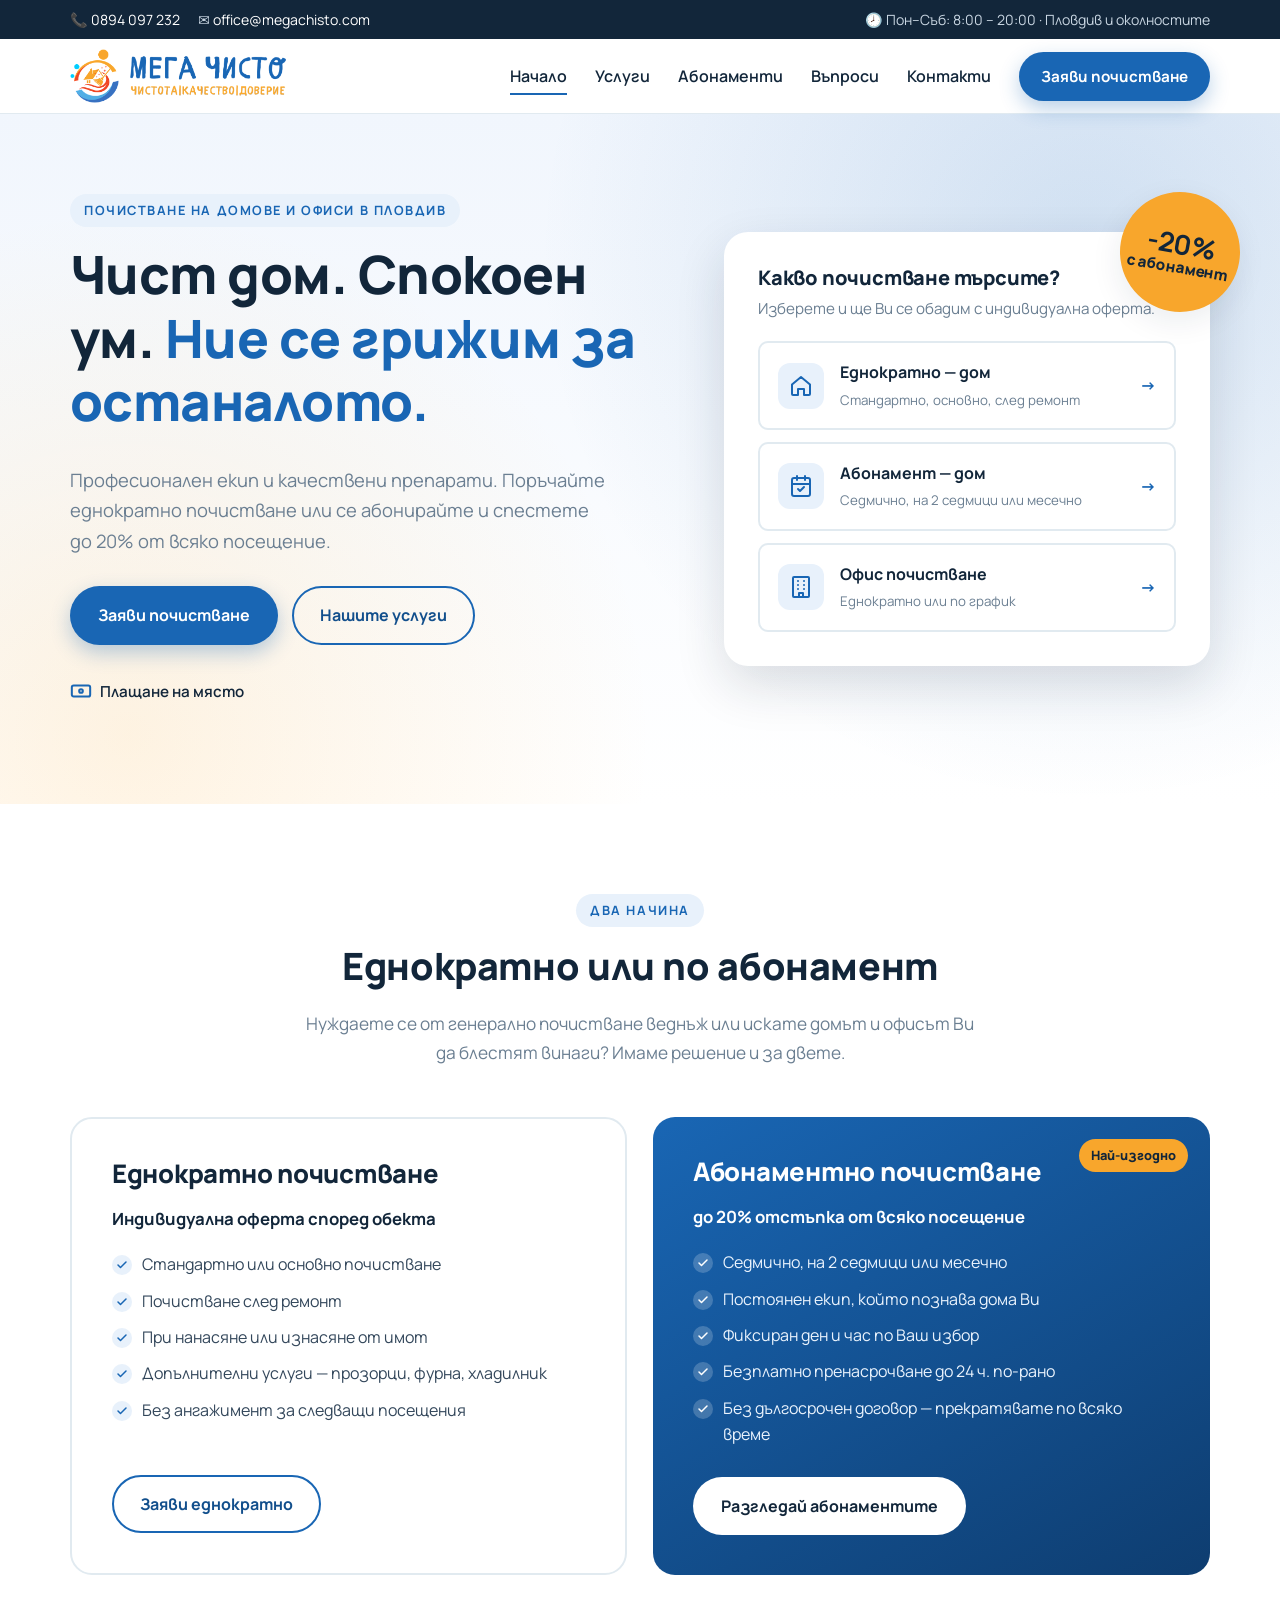
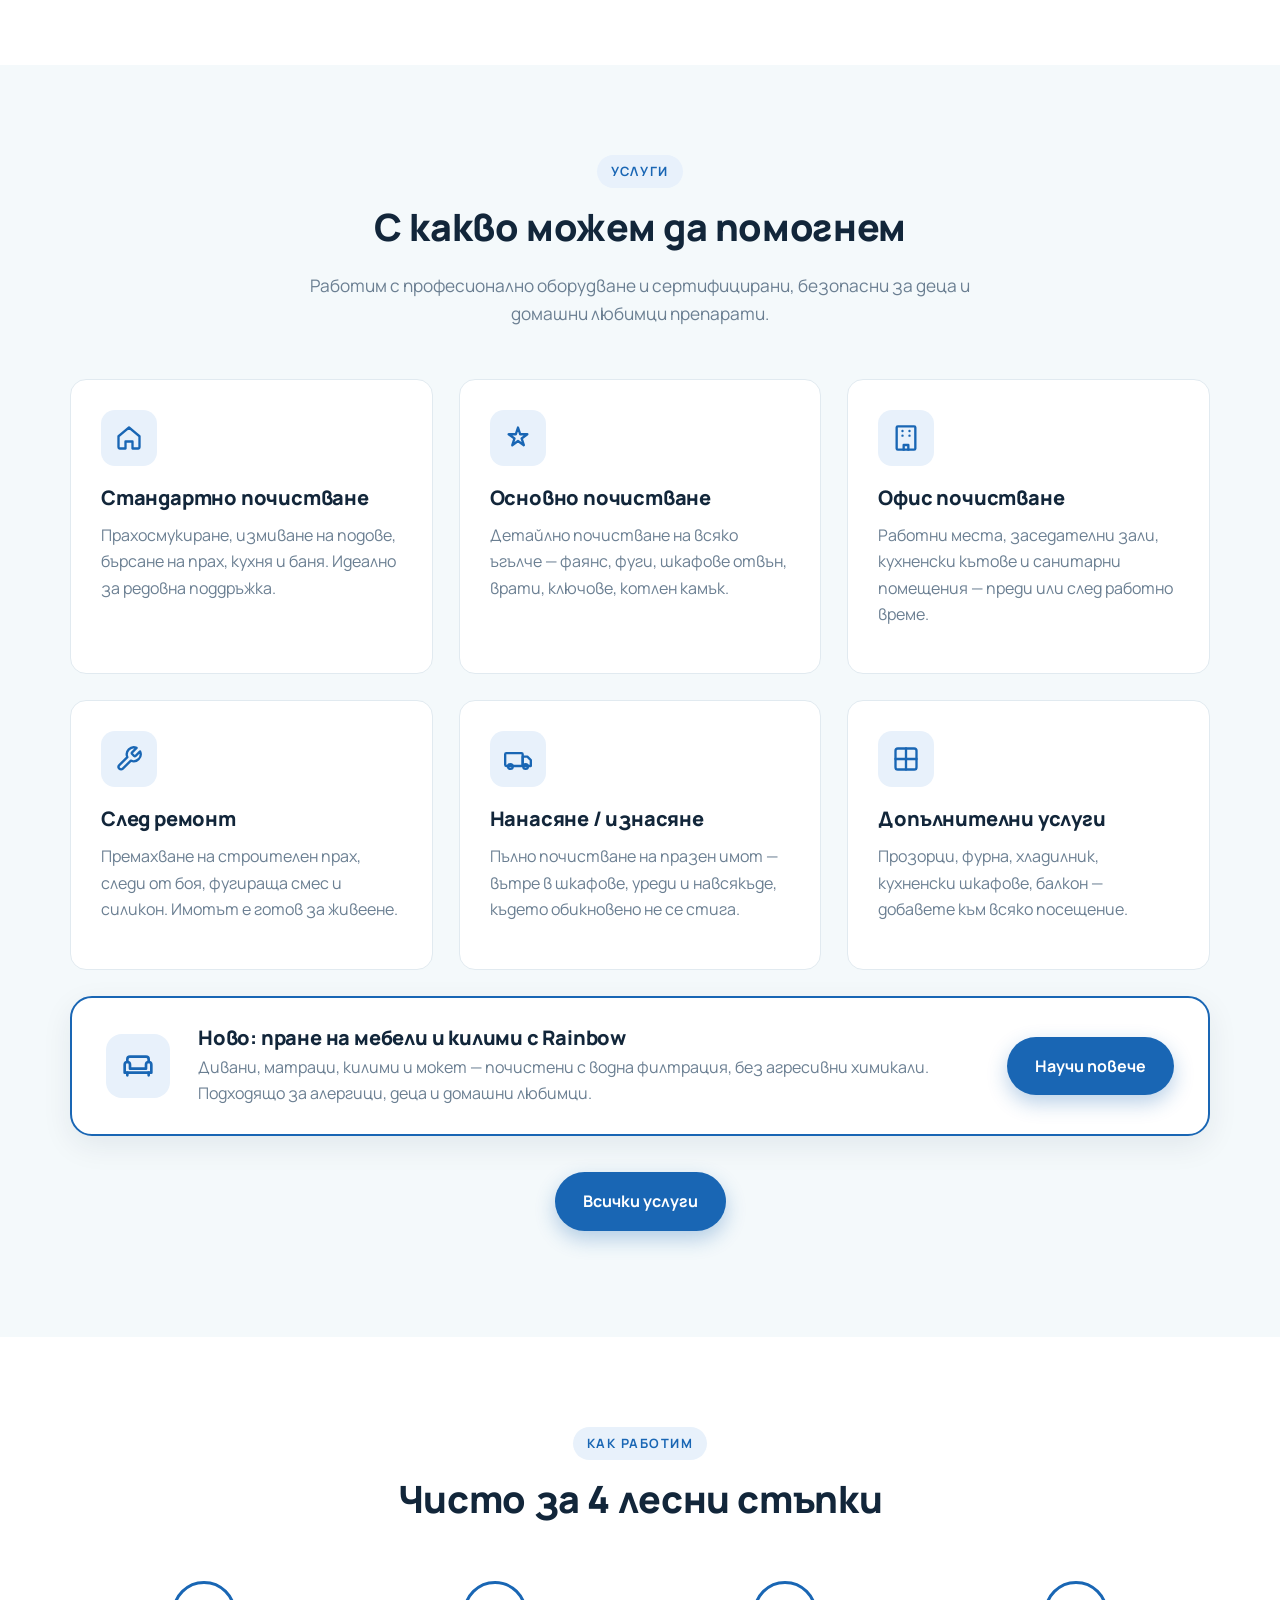
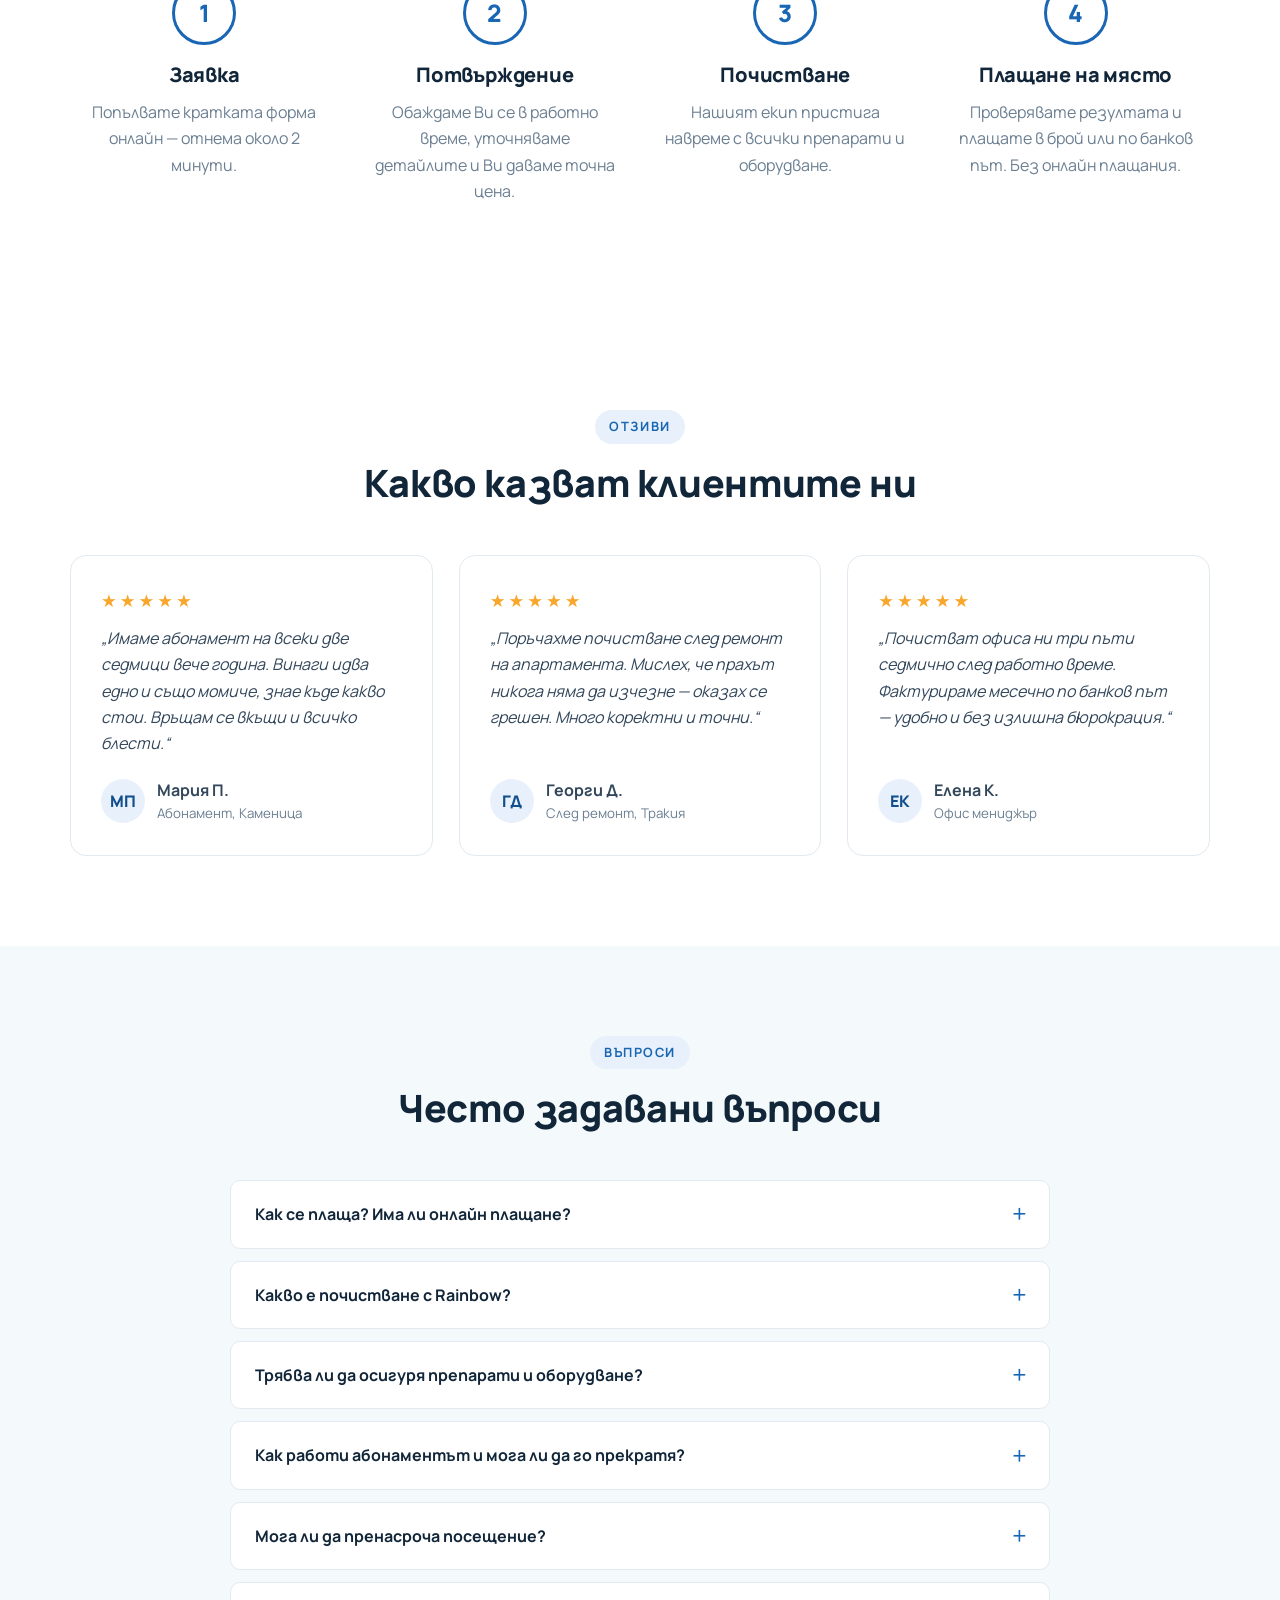
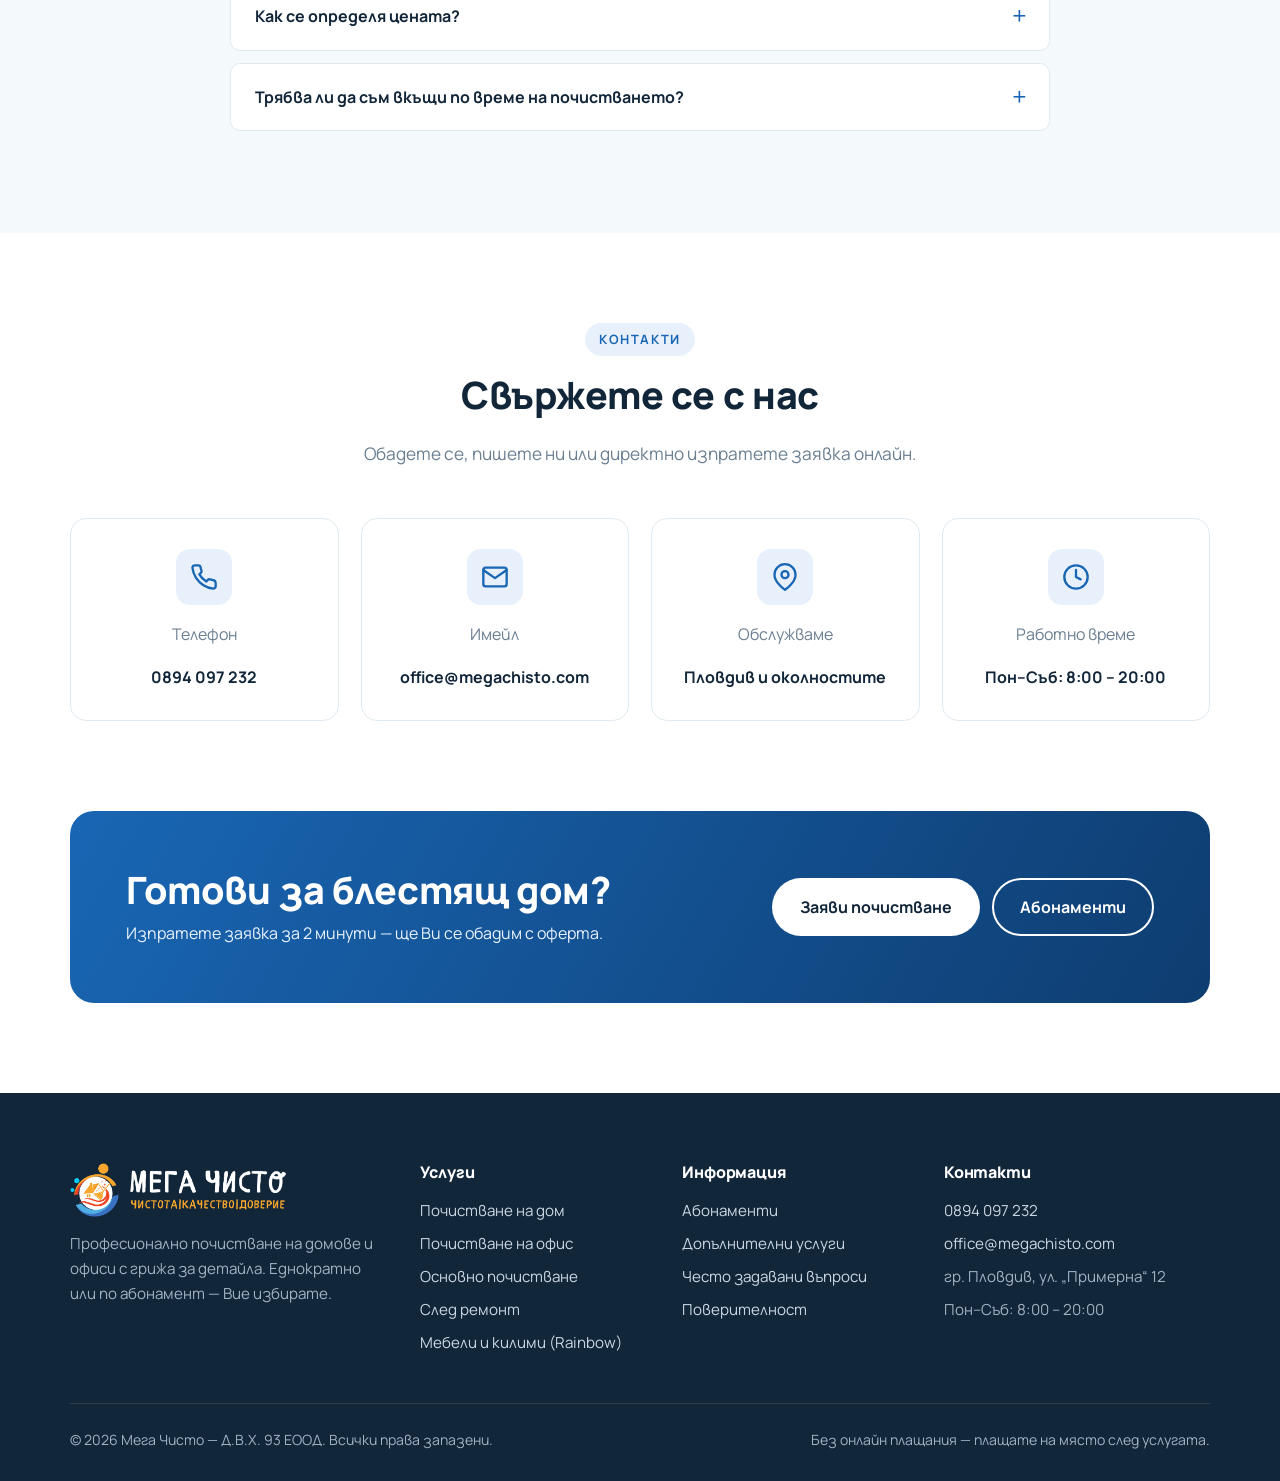
<file: index.html>
<!doctype html>
<html lang="bg">
<head>
  <meta charset="utf-8">
  <meta name="viewport" content="width=device-width, initial-scale=1">
  <title>Мега Чисто — професионално почистване на домове и офиси в Пловдив</title>
  <meta name="description" content="Професионално почистване на домове и офиси в Пловдив. Пране на мебели и килими с Rainbow. Еднократно или по абонамент с до 20% отстъпка. Безплатен оглед и оферта. Плащане на място.">
  <link rel="icon" href="img/favicon-64.png" type="image/png">
  <link rel="apple-touch-icon" href="img/apple-touch-icon.png">
  <link rel="preconnect" href="https://fonts.googleapis.com">
  <link rel="preconnect" href="https://fonts.gstatic.com" crossorigin>
  <link href="https://fonts.googleapis.com/css2?family=Manrope:wght@400;600;700;800&display=swap" rel="stylesheet">
  <link rel="stylesheet" href="css/style.css">
</head>
<body>
  <div id="site-header"></div>

  <main>
    <!-- HERO -->
    <section class="hero">
      <div class="container hero-grid">
        <div>
          <span class="eyebrow">Почистване на домове и офиси в Пловдив</span>
          <h1>Чист дом. Спокоен ум. <span>Ние се грижим за останалото.</span></h1>
          <p class="hero-lead">Професионален екип и качествени препарати. Поръчайте еднократно почистване или се абонирайте и спестете до 20% от всяко посещение.</p>
          <div class="hero-actions">
            <a href="zayavka.html" class="btn btn-primary">Заяви почистване</a>
            <a href="uslugi.html" class="btn btn-outline">Нашите услуги</a>
          </div>
          <div class="hero-badges">
            <div><svg viewBox="0 0 24 24" fill="none" stroke="currentColor" stroke-width="2.2" stroke-linecap="round" stroke-linejoin="round"><rect x="2" y="6" width="20" height="12" rx="2"/><circle cx="12" cy="12" r="2"/></svg>Плащане на място</div>
          </div>
        </div>

        <div class="hero-card">
          <div class="hero-art"><div><strong>-20%</strong>с абонамент</div></div>
          <h3>Какво почистване търсите?</h3>
          <p>Изберете и ще Ви се обадим с индивидуална оферта.</p>
          <div class="quick-choice">
            <a href="zayavka.html?mode=once&amp;property=home">
              <span class="qc-icon"><svg viewBox="0 0 24 24" fill="none" stroke="currentColor" stroke-width="2" stroke-linecap="round" stroke-linejoin="round"><path d="M3 10.5L12 3l9 7.5V20a1 1 0 0 1-1 1h-5v-6H9v6H4a1 1 0 0 1-1-1z"/></svg></span>
              <span><strong>Еднократно — дом</strong><small>Стандартно, основно, след ремонт</small></span>
              <span class="arrow">→</span>
            </a>
            <a href="zayavka.html?mode=subscription&amp;property=home">
              <span class="qc-icon"><svg viewBox="0 0 24 24" fill="none" stroke="currentColor" stroke-width="2" stroke-linecap="round" stroke-linejoin="round"><rect x="3" y="4" width="18" height="18" rx="2"/><line x1="16" y1="2" x2="16" y2="6"/><line x1="8" y1="2" x2="8" y2="6"/><line x1="3" y1="10" x2="21" y2="10"/><polyline points="9 15 11 17 15 13"/></svg></span>
              <span><strong>Абонамент — дом</strong><small>Седмично, на 2 седмици или месечно</small></span>
              <span class="arrow">→</span>
            </a>
            <a href="zayavka.html?mode=subscription&amp;property=office">
              <span class="qc-icon"><svg viewBox="0 0 24 24" fill="none" stroke="currentColor" stroke-width="2" stroke-linecap="round" stroke-linejoin="round"><rect x="4" y="2" width="16" height="20" rx="1"/><line x1="9" y1="6" x2="9" y2="6.01"/><line x1="15" y1="6" x2="15" y2="6.01"/><line x1="9" y1="10" x2="9" y2="10.01"/><line x1="15" y1="10" x2="15" y2="10.01"/><line x1="9" y1="14" x2="9" y2="14.01"/><line x1="15" y1="14" x2="15" y2="14.01"/><path d="M10 22v-4h4v4"/></svg></span>
              <span><strong>Офис почистване</strong><small>Еднократно или по график</small></span>
              <span class="arrow">→</span>
            </a>
          </div>
        </div>
      </div>
    </section>

    <!-- ЕДНОКРАТНО vs АБОНАМЕНТ -->
    <section class="section">
      <div class="container">
        <div class="section-head reveal">
          <span class="eyebrow">Два начина</span>
          <h2>Еднократно или по абонамент</h2>
          <p>Нуждаете се от генерално почистване веднъж или искате домът и офисът Ви да блестят винаги? Имаме решение и за двете.</p>
        </div>
        <div class="grid-2">
          <div class="mode-card one-time reveal">
            <h3>Еднократно почистване</h3>
            <p class="mode-price">Индивидуална оферта според обекта</p>
            <ul class="check-list">
              <li>Стандартно или основно почистване</li>
              <li>Почистване след ремонт</li>
              <li>При нанасяне или изнасяне от имот</li>
              <li>Допълнителни услуги — прозорци, фурна, хладилник</li>
              <li>Без ангажимент за следващи посещения</li>
            </ul>
            <a href="zayavka.html?mode=once" class="btn btn-outline">Заяви еднократно</a>
          </div>
          <div class="mode-card subscription reveal">
            <span class="ribbon">Най-изгодно</span>
            <h3>Абонаментно почистване</h3>
            <p class="mode-price">до 20% отстъпка от всяко посещение</p>
            <ul class="check-list">
              <li>Седмично, на 2 седмици или месечно</li>
              <li>Постоянен екип, който познава дома Ви</li>
              <li>Фиксиран ден и час по Ваш избор</li>
              <li>Безплатно пренасрочване до 24 ч. по-рано</li>
              <li>Без дългосрочен договор — прекратявате по всяко време</li>
            </ul>
            <a href="abonamenti.html" class="btn btn-light">Разгледай абонаментите</a>
          </div>
        </div>
      </div>
    </section>

    <!-- УСЛУГИ -->
    <section class="section section-soft">
      <div class="container">
        <div class="section-head reveal">
          <span class="eyebrow">Услуги</span>
          <h2>С какво можем да помогнем</h2>
          <p>Работим с професионално оборудване и сертифицирани, безопасни за деца и домашни любимци препарати.</p>
        </div>
        <div class="grid-3">
          <div class="card reveal">
            <div class="icon"><svg viewBox="0 0 24 24" fill="none" stroke="currentColor" stroke-width="2" stroke-linecap="round" stroke-linejoin="round"><path d="M3 10.5L12 3l9 7.5V20a1 1 0 0 1-1 1h-5v-6H9v6H4a1 1 0 0 1-1-1z"/></svg></div>
            <h3>Стандартно почистване</h3>
            <p>Прахосмукиране, измиване на подове, бърсане на прах, кухня и баня. Идеално за редовна поддръжка.</p>
          </div>
          <div class="card reveal">
            <div class="icon"><svg viewBox="0 0 24 24" fill="none" stroke="currentColor" stroke-width="2" stroke-linecap="round" stroke-linejoin="round"><path d="M12 3l1.9 5.8H20l-4.9 3.6 1.9 5.8L12 14.6l-4.9 3.6 1.9-5.8L4 8.8h6.1z"/></svg></div>
            <h3>Основно почистване</h3>
            <p>Детайлно почистване на всяко ъгълче — фаянс, фуги, шкафове отвън, врати, ключове, котлен камък.</p>
          </div>
          <div class="card reveal">
            <div class="icon"><svg viewBox="0 0 24 24" fill="none" stroke="currentColor" stroke-width="2" stroke-linecap="round" stroke-linejoin="round"><rect x="4" y="2" width="16" height="20" rx="1"/><line x1="9" y1="6" x2="9" y2="6.01"/><line x1="15" y1="6" x2="15" y2="6.01"/><line x1="9" y1="10" x2="9" y2="10.01"/><line x1="15" y1="10" x2="15" y2="10.01"/><path d="M10 22v-4h4v4"/></svg></div>
            <h3>Офис почистване</h3>
            <p>Работни места, заседателни зали, кухненски кътове и санитарни помещения — преди или след работно време.</p>
          </div>
          <div class="card reveal">
            <div class="icon"><svg viewBox="0 0 24 24" fill="none" stroke="currentColor" stroke-width="2" stroke-linecap="round" stroke-linejoin="round"><path d="M14.7 6.3a1 1 0 0 0 0 1.4l1.6 1.6a1 1 0 0 0 1.4 0l3.8-3.8a6 6 0 0 1-7.9 7.9l-6.9 6.9a2.1 2.1 0 0 1-3-3l6.9-6.9a6 6 0 0 1 7.9-7.9z"/></svg></div>
            <h3>След ремонт</h3>
            <p>Премахване на строителен прах, следи от боя, фугираща смес и силикон. Имотът е готов за живеене.</p>
          </div>
          <div class="card reveal">
            <div class="icon"><svg viewBox="0 0 24 24" fill="none" stroke="currentColor" stroke-width="2" stroke-linecap="round" stroke-linejoin="round"><rect x="1" y="7" width="15" height="11" rx="1"/><path d="M16 10h4l3 3v5h-7z"/><circle cx="5.5" cy="18.5" r="2"/><circle cx="18.5" cy="18.5" r="2"/></svg></div>
            <h3>Нанасяне / изнасяне</h3>
            <p>Пълно почистване на празен имот — вътре в шкафове, уреди и навсякъде, където обикновено не се стига.</p>
          </div>
          <div class="card reveal">
            <div class="icon"><svg viewBox="0 0 24 24" fill="none" stroke="currentColor" stroke-width="2" stroke-linecap="round" stroke-linejoin="round"><rect x="3" y="3" width="18" height="18" rx="2"/><line x1="12" y1="3" x2="12" y2="21"/><line x1="3" y1="12" x2="21" y2="12"/></svg></div>
            <h3>Допълнителни услуги</h3>
            <p>Прозорци, фурна, хладилник, кухненски шкафове, балкон — добавете към всяко посещение.</p>
          </div>
        </div>
        <div class="feature-banner reveal">
          <div class="icon"><svg viewBox="0 0 24 24" fill="none" stroke="currentColor" stroke-width="2" stroke-linecap="round" stroke-linejoin="round"><path d="M20 9V7a2 2 0 0 0-2-2H6a2 2 0 0 0-2 2v2"/><path d="M2 11a2 2 0 0 1 4 0v3h12v-3a2 2 0 1 1 4 0v6H2z"/><path d="M4 17v2M20 17v2"/></svg></div>
          <div>
            <h3>Ново: пране на мебели и килими с Rainbow</h3>
            <p>Дивани, матраци, килими и мокет — почистени с водна филтрация, без агресивни химикали. Подходящо за алергици, деца и домашни любимци.</p>
          </div>
          <a href="uslugi.html#rainbow" class="btn btn-primary">Научи повече</a>
        </div>
        <p style="text-align:center;margin-top:36px"><a href="uslugi.html" class="btn btn-primary">Всички услуги</a></p>
      </div>
    </section>

    <!-- КАК РАБОТИМ -->
    <section class="section">
      <div class="container">
        <div class="section-head reveal">
          <span class="eyebrow">Как работим</span>
          <h2>Чисто за 4 лесни стъпки</h2>
        </div>
        <div class="grid-4 steps">
          <div class="step reveal"><div class="step-num">1</div><h3>Заявка</h3><p>Попълвате кратката форма онлайн — отнема около 2 минути.</p></div>
          <div class="step reveal"><div class="step-num">2</div><h3>Потвърждение</h3><p>Обаждаме Ви се в работно време, уточняваме детайлите и Ви даваме точна цена.</p></div>
          <div class="step reveal"><div class="step-num">3</div><h3>Почистване</h3><p>Нашият екип пристига навреме с всички препарати и оборудване.</p></div>
          <div class="step reveal"><div class="step-num">4</div><h3>Плащане на място</h3><p>Проверявате резултата и плащате в брой или по банков път. Без онлайн плащания.</p></div>
        </div>
      </div>
    </section>

    <!-- ОТЗИВИ -->
    <section class="section">
      <div class="container">
        <div class="section-head reveal">
          <span class="eyebrow">Отзиви</span>
          <h2>Какво казват клиентите ни</h2>
        </div>
        <div class="grid-3">
          <div class="card testimonial reveal">
            <div class="stars">★★★★★</div>
            <blockquote>„Имаме абонамент на всеки две седмици вече година. Винаги идва едно и също момиче, знае къде какво стои. Връщам се вкъщи и всичко блести.“</blockquote>
            <div class="who"><span class="avatar">МП</span><div><strong>Мария П.</strong><small>Абонамент, Каменица</small></div></div>
          </div>
          <div class="card testimonial reveal">
            <div class="stars">★★★★★</div>
            <blockquote>„Поръчахме почистване след ремонт на апартамента. Мислех, че прахът никога няма да изчезне — оказах се грешен. Много коректни и точни.“</blockquote>
            <div class="who"><span class="avatar">ГД</span><div><strong>Георги Д.</strong><small>След ремонт, Тракия</small></div></div>
          </div>
          <div class="card testimonial reveal">
            <div class="stars">★★★★★</div>
            <blockquote>„Почистват офиса ни три пъти седмично след работно време. Фактурираме месечно по банков път — удобно и без излишна бюрокрация.“</blockquote>
            <div class="who"><span class="avatar">ЕК</span><div><strong>Елена К.</strong><small>Офис мениджър</small></div></div>
          </div>
        </div>
      </div>
    </section>

    <!-- FAQ -->
    <section class="section section-soft" id="faq">
      <div class="container">
        <div class="section-head reveal">
          <span class="eyebrow">Въпроси</span>
          <h2>Често задавани въпроси</h2>
        </div>
        <div class="faq">
          <details>
            <summary>Как се плаща? Има ли онлайн плащане?</summary>
            <p>Не приемаме онлайн плащания. Плащате на място след приключване на почистването — в брой или по банков път. За фирми издаваме фактура, а абонаментите за офиси могат да се фактурират веднъж месечно.</p>
          </details>
          <details>
            <summary>Какво е почистване с Rainbow?</summary>
            <p>Rainbow е професионална система за почистване с водна филтрация. Вместо в торба или филтър, прахът, акарите и алергените се задържат във вода. С нея перем и освежаваме дивани, фотьойли, матраци, килими и мокет на място, без агресивни химикали — подходящо е за деца, алергици и домашни любимци.</p>
          </details>
          <details>
            <summary>Трябва ли да осигуря препарати и оборудване?</summary>
            <p>Не. Екипът ни носи всичко необходимо — професионални прахосмукачки, парочистачки, микрофибърни кърпи и препарати. Ако предпочитате да използваме Ваши препарати, просто ни кажете.</p>
          </details>
          <details>
            <summary>Как работи абонаментът и мога ли да го прекратя?</summary>
            <p>Избирате честота (седмично, на 2 седмици или месечно), ден и час. Получавате отстъпка от 10% до 20% от всяко посещение и плащате след всяко почистване или веднъж месечно. Няма минимален срок — можете да прекратите или паузирате по всяко време с предизвестие от 7 дни.</p>
          </details>
          <details>
            <summary>Мога ли да пренасроча посещение?</summary>
            <p>Да. Пренасрочването е безплатно, ако ни уведомите поне 24 часа предварително. При по-късно отлагане може да бъде начислена такса за отлагане.</p>
          </details>
          <details>
            <summary>Как се определя цената?</summary>
            <p>Цената зависи от площта, вида почистване и допълнителните услуги. След като получим заявката Ви, се обаждаме и Ви даваме точна цена, а при по-големи или нестандартни обекти — след безплатен оглед.</p>
          </details>
          <details>
            <summary>Трябва ли да съм вкъщи по време на почистването?</summary>
            <p>Не е задължително. Много от абонатите ни оставят ключ или код за достъп.</p>
          </details>
        </div>
      </div>
    </section>

    <!-- КОНТАКТИ -->
    <section class="section" id="kontakti">
      <div class="container">
        <div class="section-head reveal">
          <span class="eyebrow">Контакти</span>
          <h2>Свържете се с нас</h2>
          <p>Обадете се, пишете ни или директно изпратете заявка онлайн.</p>
        </div>
        <div class="contact-grid">
          <div class="card contact-item reveal">
            <div class="icon"><svg viewBox="0 0 24 24" fill="none" stroke="currentColor" stroke-width="2" stroke-linecap="round" stroke-linejoin="round"><path d="M22 16.9v3a2 2 0 0 1-2.2 2 19.8 19.8 0 0 1-8.6-3.1 19.5 19.5 0 0 1-6-6A19.8 19.8 0 0 1 2.1 4.2 2 2 0 0 1 4.1 2h3a2 2 0 0 1 2 1.7c.1.9.4 1.8.7 2.7a2 2 0 0 1-.5 2.1L8 9.8a16 16 0 0 0 6 6l1.3-1.3a2 2 0 0 1 2.1-.4c.9.3 1.8.6 2.7.7a2 2 0 0 1 1.7 2z"/></svg></div>
            <p>Телефон</p><a data-cfg="phone" href="#"></a>
          </div>
          <div class="card contact-item reveal">
            <div class="icon"><svg viewBox="0 0 24 24" fill="none" stroke="currentColor" stroke-width="2" stroke-linecap="round" stroke-linejoin="round"><rect x="2" y="4" width="20" height="16" rx="2"/><polyline points="22 6 12 13 2 6"/></svg></div>
            <p>Имейл</p><a data-cfg="email" href="#"></a>
          </div>
          <div class="card contact-item reveal">
            <div class="icon"><svg viewBox="0 0 24 24" fill="none" stroke="currentColor" stroke-width="2" stroke-linecap="round" stroke-linejoin="round"><path d="M21 10c0 7-9 13-9 13s-9-6-9-13a9 9 0 0 1 18 0z"/><circle cx="12" cy="10" r="3"/></svg></div>
            <p>Обслужваме</p><strong data-cfg="serviceArea"></strong>
          </div>
          <div class="card contact-item reveal">
            <div class="icon"><svg viewBox="0 0 24 24" fill="none" stroke="currentColor" stroke-width="2" stroke-linecap="round" stroke-linejoin="round"><circle cx="12" cy="12" r="10"/><polyline points="12 6 12 12 16 14"/></svg></div>
            <p>Работно време</p><strong data-cfg="workHours"></strong>
          </div>
        </div>
      </div>
    </section>

    <!-- CTA -->
    <section class="section" style="padding-top:0">
      <div class="container">
        <div class="cta reveal">
          <div>
            <h2>Готови за блестящ дом?</h2>
            <p>Изпратете заявка за 2 минути — ще Ви се обадим с оферта.</p>
          </div>
          <div class="cta-actions">
            <a href="zayavka.html" class="btn btn-light">Заяви почистване</a>
            <a href="abonamenti.html" class="btn btn-outline">Абонаменти</a>
          </div>
        </div>
      </div>
    </section>
  </main>

  <div id="site-footer"></div>

  <script src="js/config.js"></script>
  <script src="js/main.js"></script>
</body>
</html>
</file>
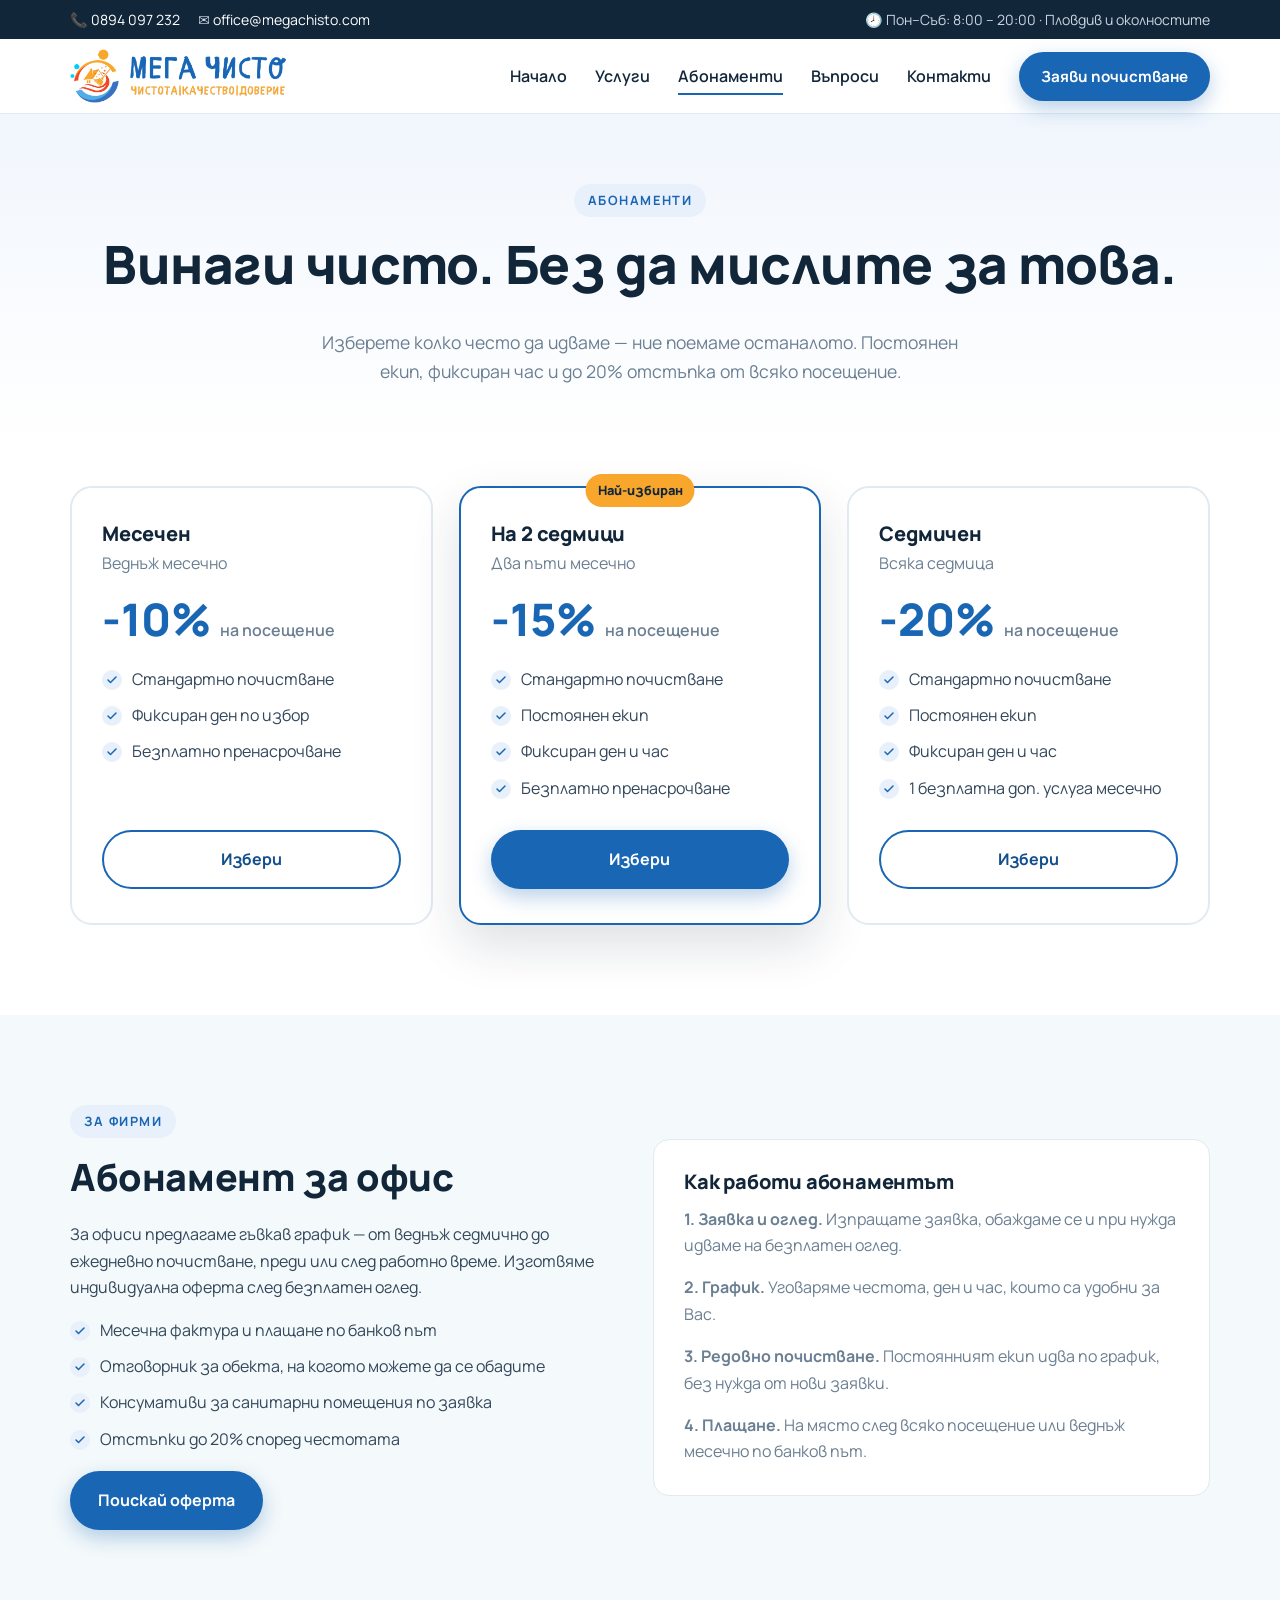
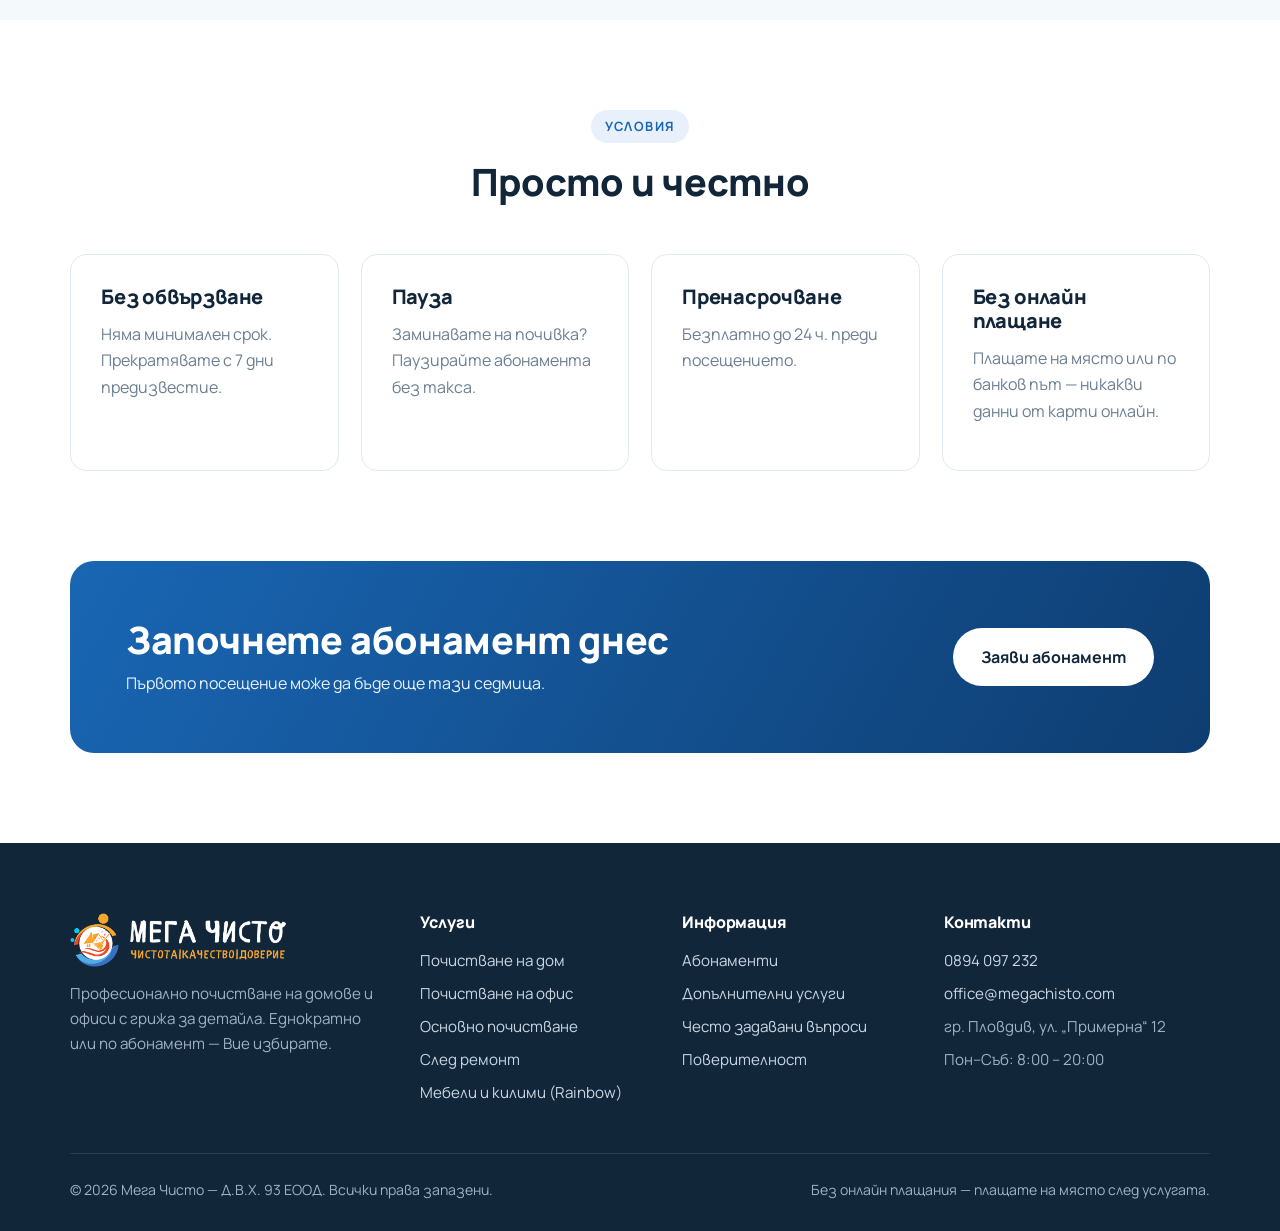
<file: abonamenti.html>
<!doctype html>
<html lang="bg">
<head>
  <meta charset="utf-8">
  <meta name="viewport" content="width=device-width, initial-scale=1">
  <title>Абонаментно почистване в Пловдив — Мега Чисто</title>
  <meta name="description" content="Абонаментно почистване на дом и офис в Пловдив — седмично, на 2 седмици или месечно с до 20% отстъпка. Без дългосрочен договор.">
  <link rel="icon" href="img/favicon-64.png" type="image/png">
  <link rel="apple-touch-icon" href="img/apple-touch-icon.png">
  <link rel="preconnect" href="https://fonts.googleapis.com">
  <link rel="preconnect" href="https://fonts.gstatic.com" crossorigin>
  <link href="https://fonts.googleapis.com/css2?family=Manrope:wght@400;600;700;800&display=swap" rel="stylesheet">
  <link rel="stylesheet" href="css/style.css">
</head>
<body>
  <div id="site-header"></div>

  <main>
    <section class="page-hero">
      <div class="container">
        <span class="eyebrow">Абонаменти</span>
        <h1>Винаги чисто. Без да мислите за това.</h1>
        <p>Изберете колко често да идваме — ние поемаме останалото. Постоянен екип, фиксиран час и до 20% отстъпка от всяко посещение.</p>
      </div>
    </section>

    <!-- ПЛАНОВЕ -->
    <section class="section" style="padding-top:40px">
      <div class="container">
        <div class="grid-3">
          <div class="plan reveal">
            <h3>Месечен</h3>
            <p class="plan-sub">Веднъж месечно</p>
            <div class="discount">-10% <small>на посещение</small></div>
            <ul class="check-list">
              <li>Стандартно почистване</li>
              <li>Фиксиран ден по избор</li>
              <li>Безплатно пренасрочване</li>
            </ul>
            <a href="zayavka.html?mode=subscription&amp;plan=monthly" class="btn btn-outline btn-block">Избери</a>
          </div>
          <div class="plan featured reveal">
            <span class="ribbon">Най-избиран</span>
            <h3>На 2 седмици</h3>
            <p class="plan-sub">Два пъти месечно</p>
            <div class="discount">-15% <small>на посещение</small></div>
            <ul class="check-list">
              <li>Стандартно почистване</li>
              <li>Постоянен екип</li>
              <li>Фиксиран ден и час</li>
              <li>Безплатно пренасрочване</li>
            </ul>
            <a href="zayavka.html?mode=subscription&amp;plan=biweekly" class="btn btn-primary btn-block">Избери</a>
          </div>
          <div class="plan reveal">
            <h3>Седмичен</h3>
            <p class="plan-sub">Всяка седмица</p>
            <div class="discount">-20% <small>на посещение</small></div>
            <ul class="check-list">
              <li>Стандартно почистване</li>
              <li>Постоянен екип</li>
              <li>Фиксиран ден и час</li>
              <li>1 безплатна доп. услуга месечно</li>
            </ul>
            <a href="zayavka.html?mode=subscription&amp;plan=weekly" class="btn btn-outline btn-block">Избери</a>
          </div>
        </div>
      </div>
    </section>

    <!-- ОФИС АБОНАМЕНТ -->
    <section class="section section-soft">
      <div class="container grid-2" style="align-items:center">
        <div class="reveal">
          <span class="eyebrow">За фирми</span>
          <h2>Абонамент за офис</h2>
          <p>За офиси предлагаме гъвкав график — от веднъж седмично до ежедневно почистване, преди или след работно време. Изготвяме индивидуална оферта след безплатен оглед.</p>
          <ul class="check-list">
            <li>Месечна фактура и плащане по банков път</li>
            <li>Отговорник за обекта, на когото можете да се обадите</li>
            <li>Консумативи за санитарни помещения по заявка</li>
            <li>Отстъпки до 20% според честотата</li>
          </ul>
          <a href="zayavka.html?mode=subscription&amp;property=office" class="btn btn-primary">Поискай оферта</a>
        </div>
        <div class="card reveal">
          <h3>Как работи абонаментът</h3>
          <div class="steps">
            <p><strong>1. Заявка и оглед.</strong> Изпращате заявка, обаждаме се и при нужда идваме на безплатен оглед.</p>
            <p><strong>2. График.</strong> Уговаряме честота, ден и час, които са удобни за Вас.</p>
            <p><strong>3. Редовно почистване.</strong> Постоянният екип идва по график, без нужда от нови заявки.</p>
            <p style="margin:0"><strong>4. Плащане.</strong> На място след всяко посещение или веднъж месечно по банков път.</p>
          </div>
        </div>
      </div>
    </section>

    <!-- УСЛОВИЯ -->
    <section class="section">
      <div class="container">
        <div class="section-head reveal">
          <span class="eyebrow">Условия</span>
          <h2>Просто и честно</h2>
        </div>
        <div class="grid-4">
          <div class="card reveal"><h3>Без обвързване</h3><p>Няма минимален срок. Прекратявате с 7 дни предизвестие.</p></div>
          <div class="card reveal"><h3>Пауза</h3><p>Заминавате на почивка? Паузирайте абонамента без такса.</p></div>
          <div class="card reveal"><h3>Пренасрочване</h3><p>Безплатно до 24 ч. преди посещението.</p></div>
          <div class="card reveal"><h3>Без онлайн плащане</h3><p>Плащате на място или по банков път — никакви данни от карти онлайн.</p></div>
        </div>
      </div>
    </section>

    <section class="section" style="padding-top:0">
      <div class="container">
        <div class="cta reveal">
          <div>
            <h2>Започнете абонамент днес</h2>
            <p>Първото посещение може да бъде още тази седмица.</p>
          </div>
          <div class="cta-actions">
            <a href="zayavka.html?mode=subscription" class="btn btn-light">Заяви абонамент</a>
          </div>
        </div>
      </div>
    </section>
  </main>

  <div id="site-footer"></div>

  <script src="js/config.js"></script>
  <script src="js/main.js"></script>
</body>
</html>
</file>
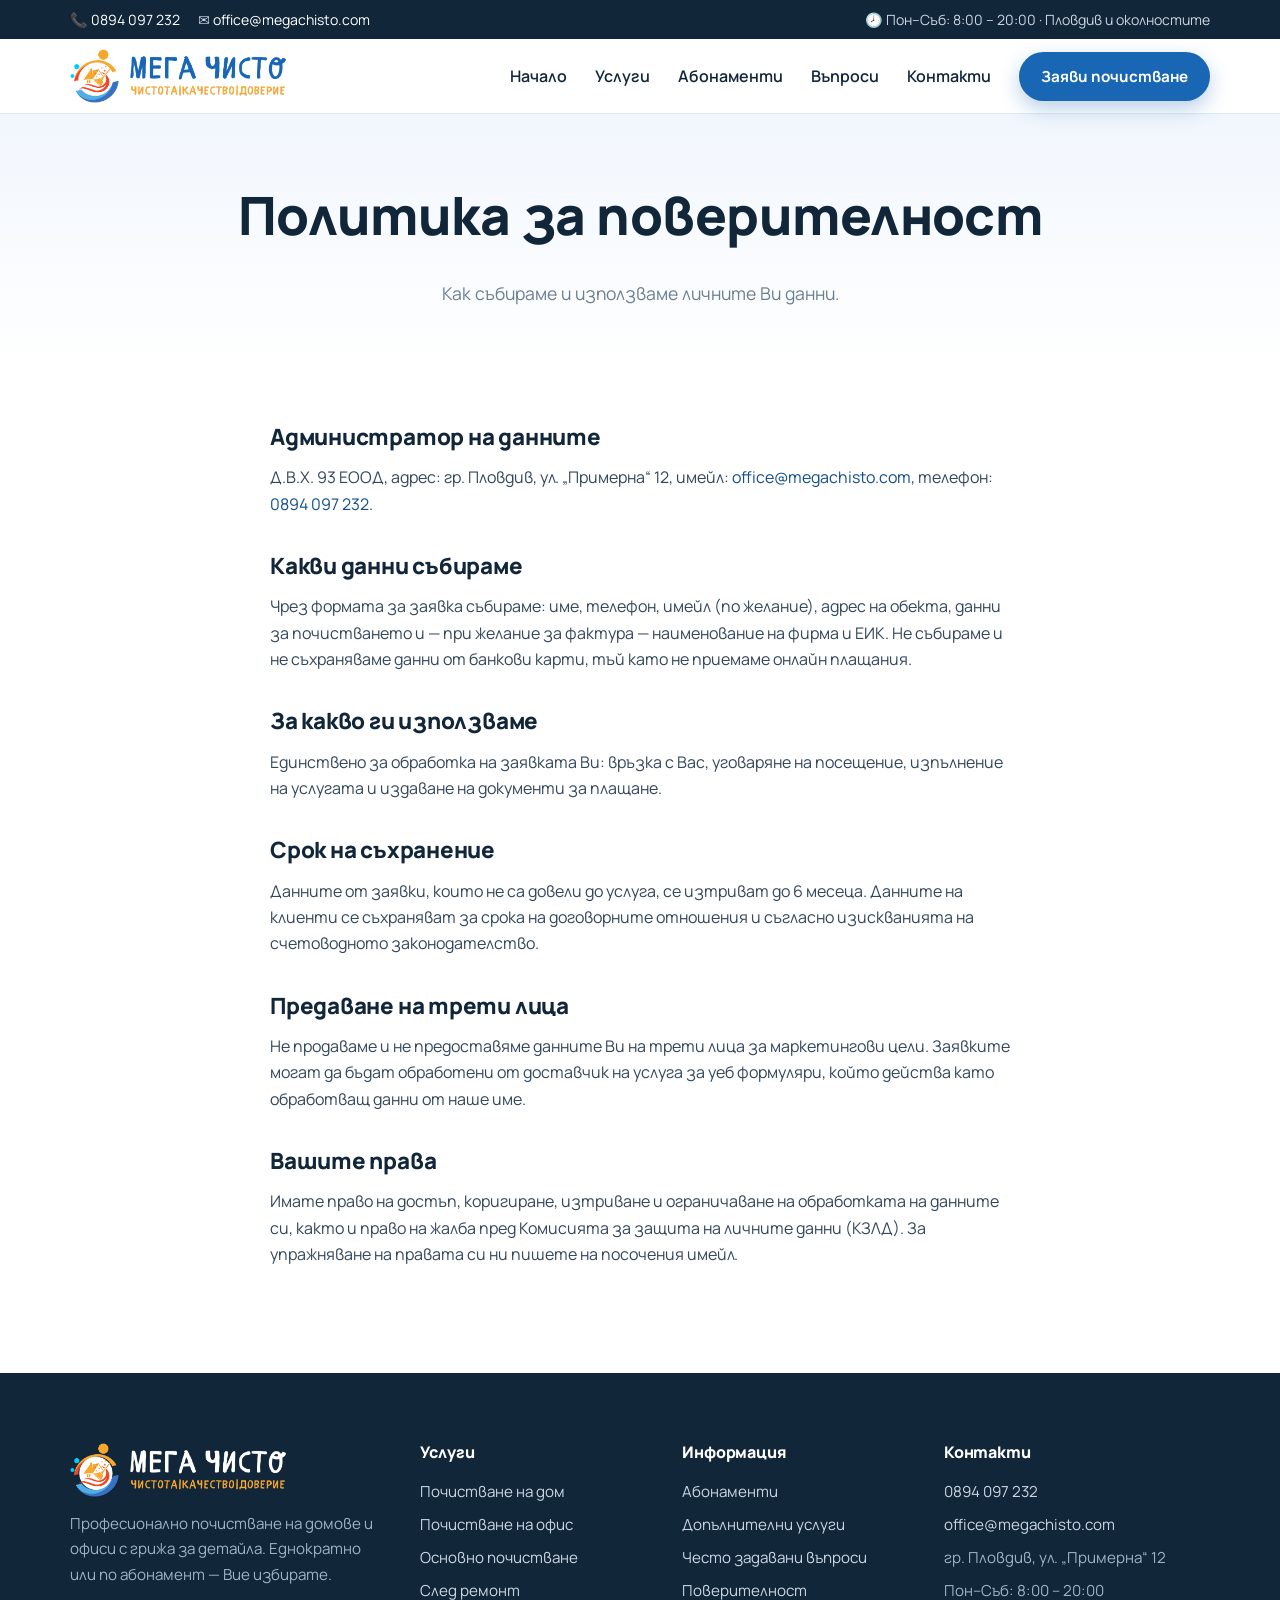
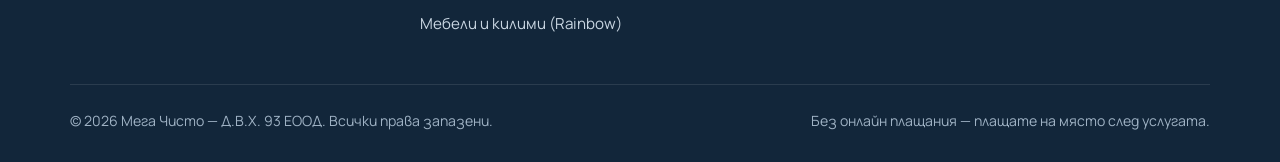
<file: poveritelnost.html>
<!doctype html>
<html lang="bg">
<head>
  <meta charset="utf-8">
  <meta name="viewport" content="width=device-width, initial-scale=1">
  <title>Политика за поверителност — Мега Чисто</title>
  <meta name="robots" content="noindex">
  <link rel="icon" href="img/favicon-64.png" type="image/png">
  <link rel="apple-touch-icon" href="img/apple-touch-icon.png">
  <link rel="preconnect" href="https://fonts.googleapis.com">
  <link rel="preconnect" href="https://fonts.gstatic.com" crossorigin>
  <link href="https://fonts.googleapis.com/css2?family=Manrope:wght@400;600;700;800&display=swap" rel="stylesheet">
  <link rel="stylesheet" href="css/style.css">
</head>
<body>
  <div id="site-header"></div>

  <main>
    <section class="page-hero">
      <div class="container">
        <h1>Политика за поверителност</h1>
        <p>Как събираме и използваме личните Ви данни.</p>
      </div>
    </section>

    <section class="section" style="padding-top:20px">
      <div class="container prose">
        <h2>Администратор на данните</h2>
        <p><span data-cfg="companyLegal"></span>, адрес: <span data-cfg="address"></span>, имейл: <a data-cfg="email" href="#"></a>, телефон: <a data-cfg="phone" href="#"></a>.</p>

        <h2>Какви данни събираме</h2>
        <p>Чрез формата за заявка събираме: име, телефон, имейл (по желание), адрес на обекта, данни за почистването и — при желание за фактура — наименование на фирма и ЕИК. Не събираме и не съхраняваме данни от банкови карти, тъй като не приемаме онлайн плащания.</p>

        <h2>За какво ги използваме</h2>
        <p>Единствено за обработка на заявката Ви: връзка с Вас, уговаряне на посещение, изпълнение на услугата и издаване на документи за плащане.</p>

        <h2>Срок на съхранение</h2>
        <p>Данните от заявки, които не са довели до услуга, се изтриват до 6 месеца. Данните на клиенти се съхраняват за срока на договорните отношения и съгласно изискванията на счетоводното законодателство.</p>

        <h2>Предаване на трети лица</h2>
        <p>Не продаваме и не предоставяме данните Ви на трети лица за маркетингови цели. Заявките могат да бъдат обработени от доставчик на услуга за уеб формуляри, който действа като обработващ данни от наше име.</p>

        <h2>Вашите права</h2>
        <p>Имате право на достъп, коригиране, изтриване и ограничаване на обработката на данните си, както и право на жалба пред Комисията за защита на личните данни (КЗЛД). За упражняване на правата си ни пишете на посочения имейл.</p>
      </div>
    </section>
  </main>

  <div id="site-footer"></div>

  <script src="js/config.js"></script>
  <script src="js/main.js"></script>
</body>
</html>
</file>
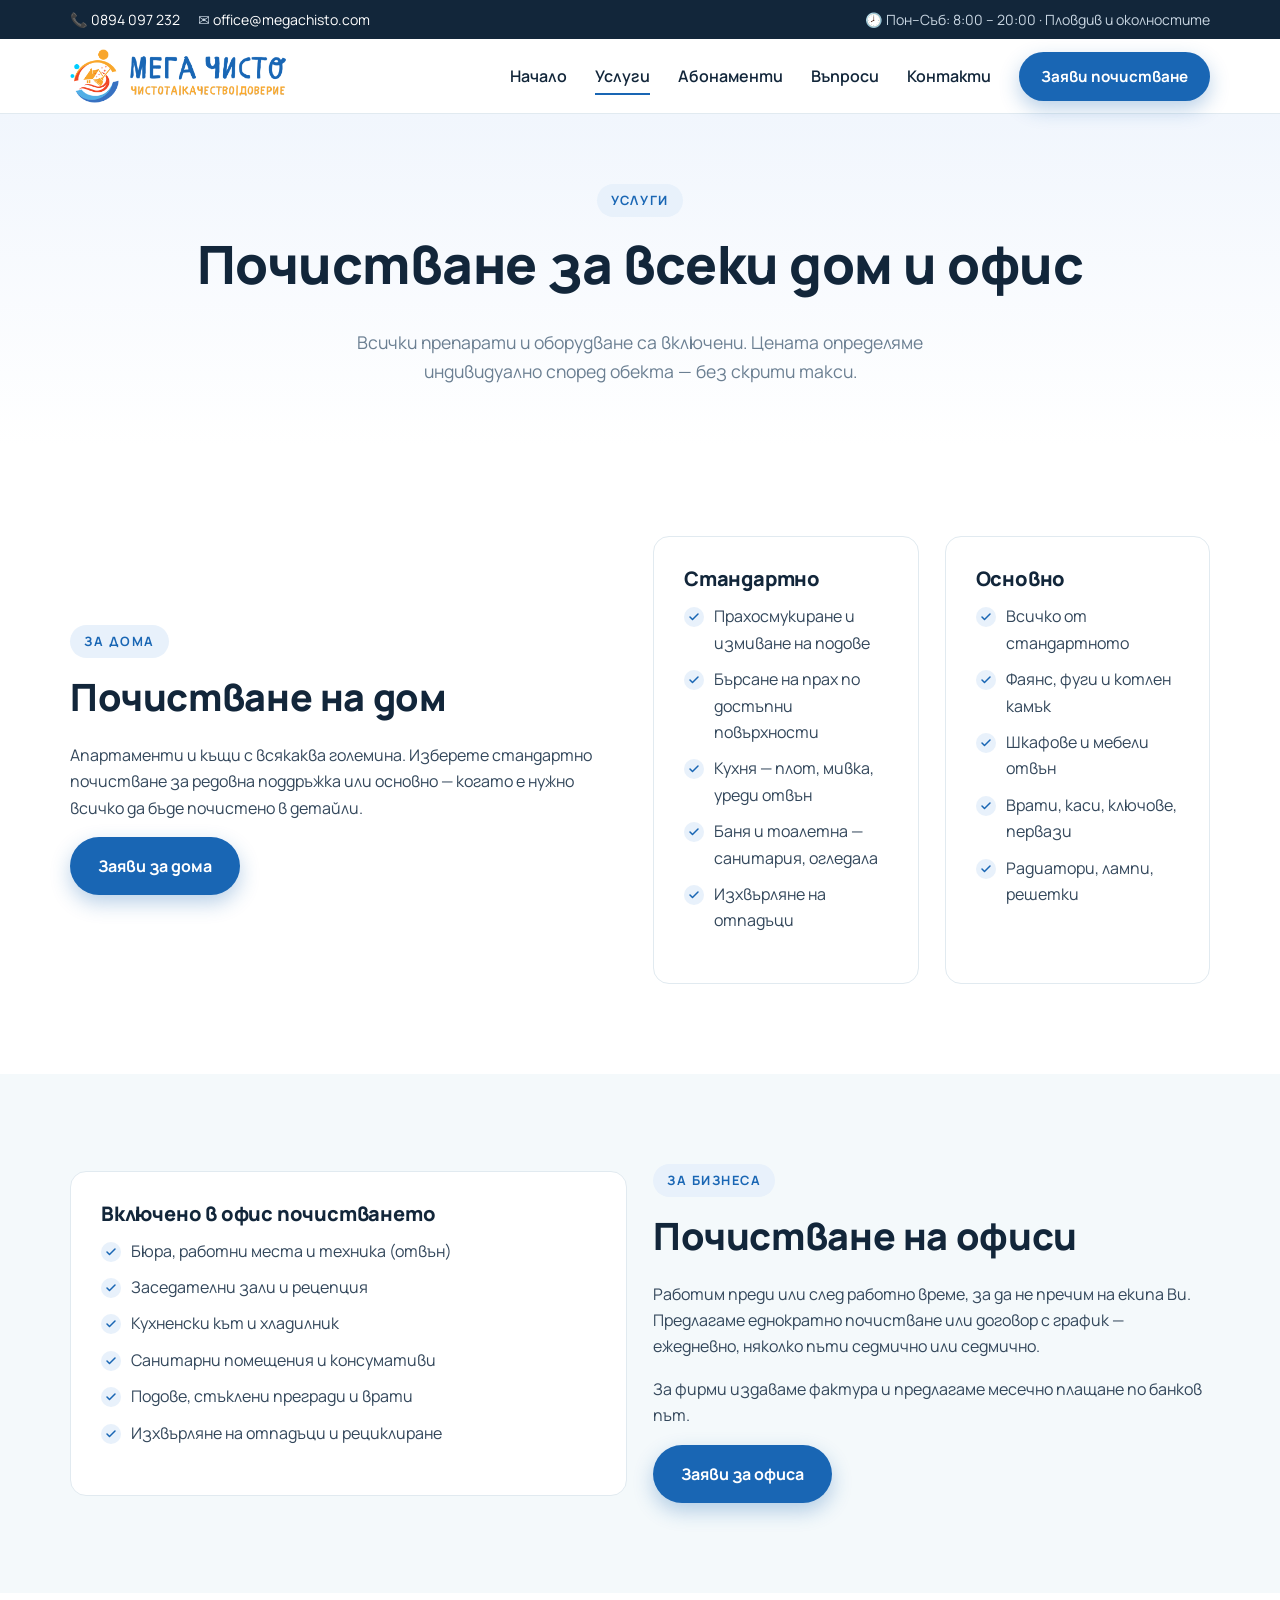
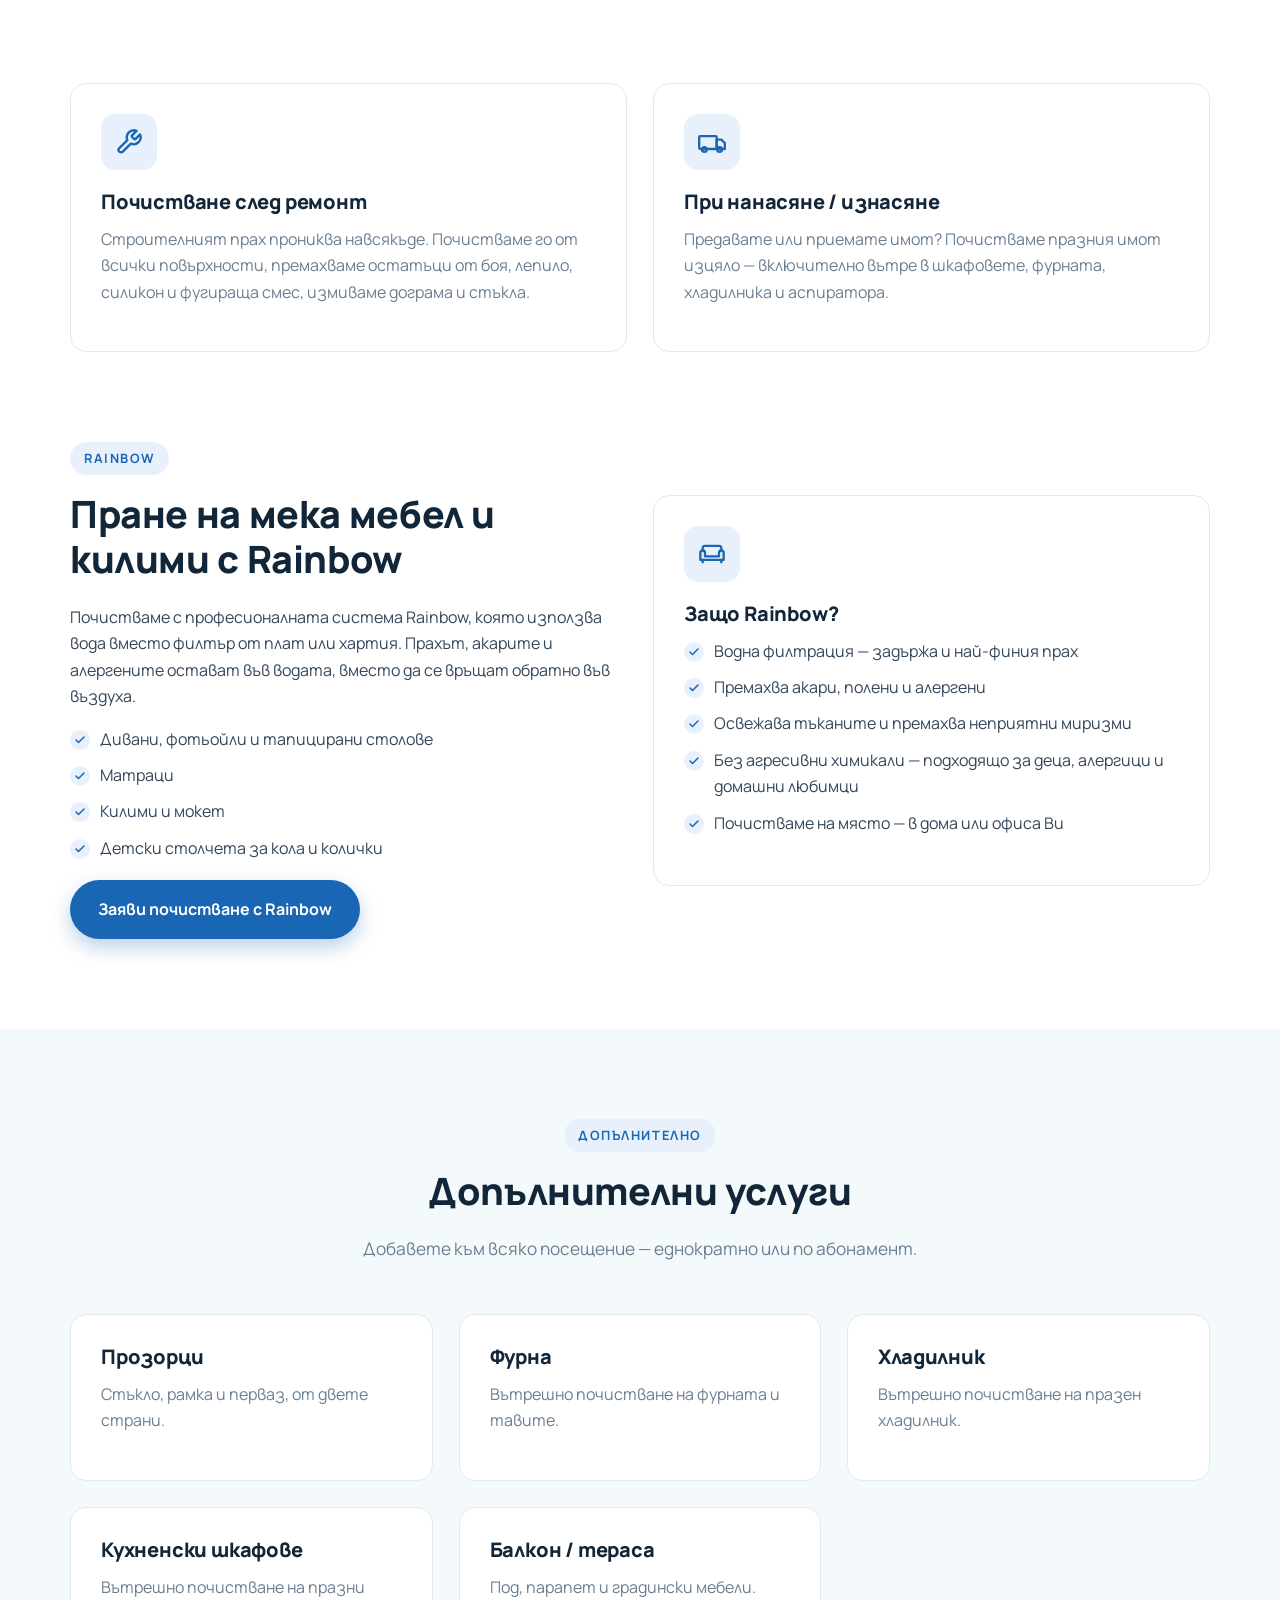
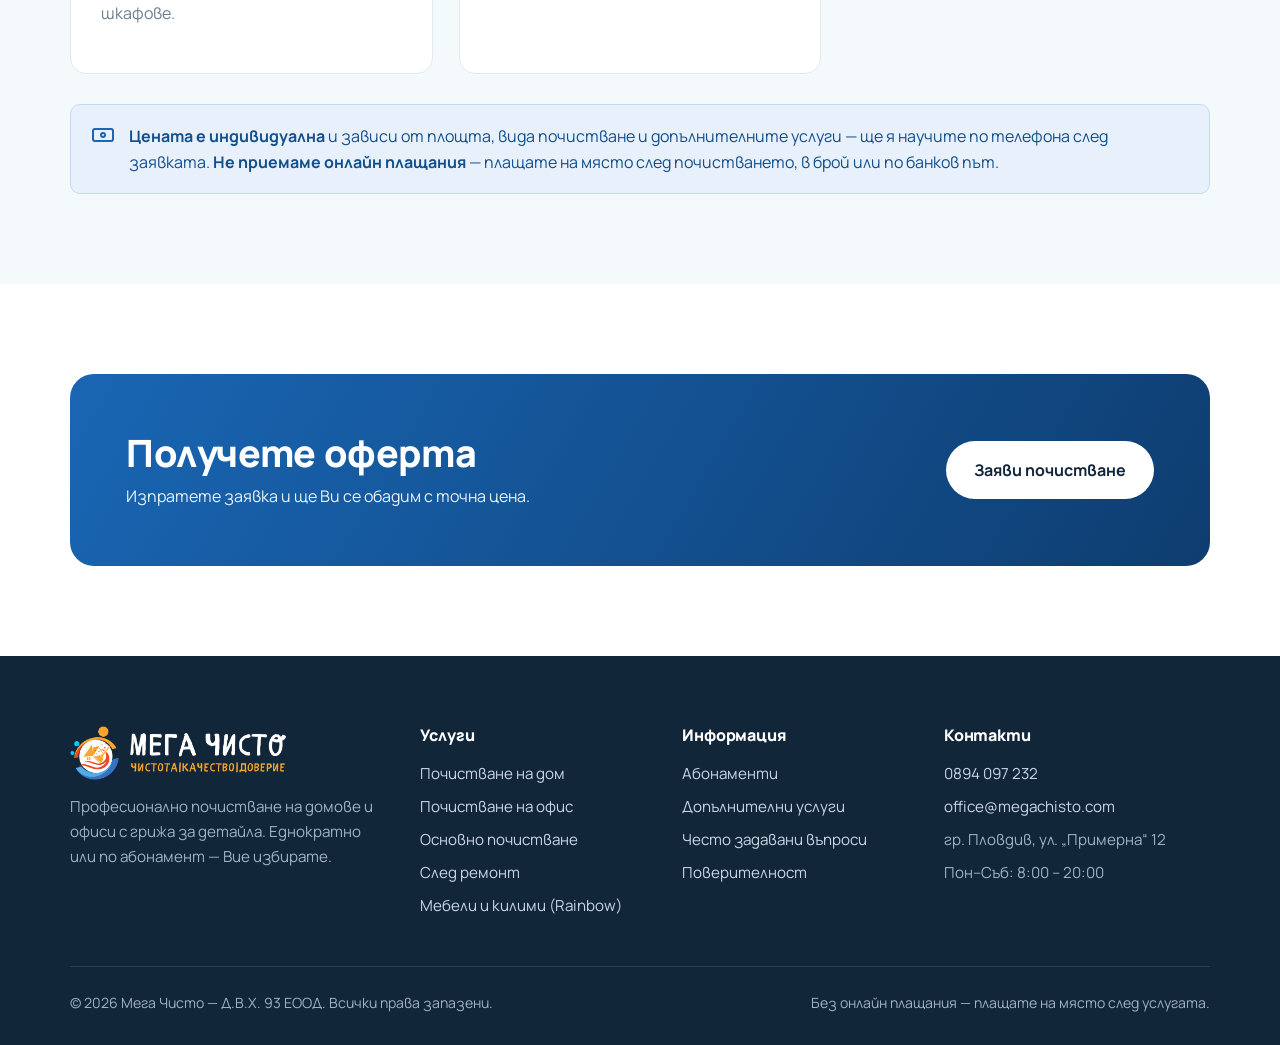
<file: uslugi.html>
<!doctype html>
<html lang="bg">
<head>
  <meta charset="utf-8">
  <meta name="viewport" content="width=device-width, initial-scale=1">
  <title>Услуги за почистване в Пловдив — Мега Чисто</title>
  <meta name="description" content="Почистване в Пловдив: стандартно, основно, след ремонт, при нанасяне и на офиси. Пране на мебели и килими с Rainbow. Индивидуална оферта, плащане на място.">
  <link rel="icon" href="img/favicon-64.png" type="image/png">
  <link rel="apple-touch-icon" href="img/apple-touch-icon.png">
  <link rel="preconnect" href="https://fonts.googleapis.com">
  <link rel="preconnect" href="https://fonts.gstatic.com" crossorigin>
  <link href="https://fonts.googleapis.com/css2?family=Manrope:wght@400;600;700;800&display=swap" rel="stylesheet">
  <link rel="stylesheet" href="css/style.css">
</head>
<body>
  <div id="site-header"></div>

  <main>
    <section class="page-hero">
      <div class="container">
        <span class="eyebrow">Услуги</span>
        <h1>Почистване за всеки дом и офис</h1>
        <p>Всички препарати и оборудване са включени. Цената определяме индивидуално според обекта — без скрити такси.</p>
      </div>
    </section>

    <!-- ДОМ -->
    <section class="section" id="dom">
      <div class="container grid-2" style="align-items:center">
        <div class="reveal">
          <span class="eyebrow">За дома</span>
          <h2>Почистване на дом</h2>
          <p>Апартаменти и къщи с всякаква големина. Изберете стандартно почистване за редовна поддръжка или основно — когато е нужно всичко да бъде почистено в детайли.</p>
          <a href="zayavka.html?property=home" class="btn btn-primary">Заяви за дома</a>
        </div>
        <div class="grid-2 reveal">
          <div class="card">
            <h3>Стандартно</h3>
            <ul class="check-list">
              <li>Прахосмукиране и измиване на подове</li>
              <li>Бърсане на прах по достъпни повърхности</li>
              <li>Кухня — плот, мивка, уреди отвън</li>
              <li>Баня и тоалетна — санитария, огледала</li>
              <li>Изхвърляне на отпадъци</li>
            </ul>
          </div>
          <div class="card" id="osnovno">
            <h3>Основно</h3>
            <ul class="check-list">
              <li>Всичко от стандартното</li>
              <li>Фаянс, фуги и котлен камък</li>
              <li>Шкафове и мебели отвън</li>
              <li>Врати, каси, ключове, первази</li>
              <li>Радиатори, лампи, решетки</li>
            </ul>
          </div>
        </div>
      </div>
    </section>

    <!-- ОФИС -->
    <section class="section section-soft" id="ofis">
      <div class="container grid-2" style="align-items:center">
        <div class="card reveal">
          <h3>Включено в офис почистването</h3>
          <ul class="check-list">
            <li>Бюра, работни места и техника (отвън)</li>
            <li>Заседателни зали и рецепция</li>
            <li>Кухненски кът и хладилник</li>
            <li>Санитарни помещения и консумативи</li>
            <li>Подове, стъклени прегради и врати</li>
            <li>Изхвърляне на отпадъци и рециклиране</li>
          </ul>
        </div>
        <div class="reveal">
          <span class="eyebrow">За бизнеса</span>
          <h2>Почистване на офиси</h2>
          <p>Работим преди или след работно време, за да не пречим на екипа Ви. Предлагаме еднократно почистване или договор с график — ежедневно, няколко пъти седмично или седмично.</p>
          <p>За фирми издаваме фактура и предлагаме месечно плащане по банков път.</p>
          <a href="zayavka.html?property=office" class="btn btn-primary">Заяви за офиса</a>
        </div>
      </div>
    </section>

    <!-- СЛЕД РЕМОНТ / НАНАСЯНЕ -->
    <section class="section" id="remont">
      <div class="container grid-2">
        <div class="card reveal">
          <div class="icon"><svg viewBox="0 0 24 24" fill="none" stroke="currentColor" stroke-width="2" stroke-linecap="round" stroke-linejoin="round"><path d="M14.7 6.3a1 1 0 0 0 0 1.4l1.6 1.6a1 1 0 0 0 1.4 0l3.8-3.8a6 6 0 0 1-7.9 7.9l-6.9 6.9a2.1 2.1 0 0 1-3-3l6.9-6.9a6 6 0 0 1 7.9-7.9z"/></svg></div>
          <h3>Почистване след ремонт</h3>
          <p>Строителният прах прониква навсякъде. Почистваме го от всички повърхности, премахваме остатъци от боя, лепило, силикон и фугираща смес, измиваме дограма и стъкла.</p>
        </div>
        <div class="card reveal">
          <div class="icon"><svg viewBox="0 0 24 24" fill="none" stroke="currentColor" stroke-width="2" stroke-linecap="round" stroke-linejoin="round"><rect x="1" y="7" width="15" height="11" rx="1"/><path d="M16 10h4l3 3v5h-7z"/><circle cx="5.5" cy="18.5" r="2"/><circle cx="18.5" cy="18.5" r="2"/></svg></div>
          <h3>При нанасяне / изнасяне</h3>
          <p>Предавате или приемате имот? Почистваме празния имот изцяло — включително вътре в шкафовете, фурната, хладилника и аспиратора.</p>
        </div>
      </div>
    </section>

    <!-- RAINBOW -->
    <section class="section" id="rainbow" style="padding-top:0">
      <div class="container grid-2" style="align-items:center">
        <div class="reveal">
          <span class="eyebrow">Rainbow</span>
          <h2>Пране на мека мебел и килими с Rainbow</h2>
          <p>Почистваме с професионалната система Rainbow, която използва вода вместо филтър от плат или хартия. Прахът, акарите и алергените остават във водата, вместо да се връщат обратно във въздуха.</p>
          <ul class="check-list">
            <li>Дивани, фотьойли и тапицирани столове</li>
            <li>Матраци</li>
            <li>Килими и мокет</li>
            <li>Детски столчета за кола и колички</li>
          </ul>
          <a href="zayavka.html?mode=once&amp;service=rainbow" class="btn btn-primary">Заяви почистване с Rainbow</a>
        </div>
        <div class="card reveal">
          <div class="icon"><svg viewBox="0 0 24 24" fill="none" stroke="currentColor" stroke-width="2" stroke-linecap="round" stroke-linejoin="round"><path d="M20 9V7a2 2 0 0 0-2-2H6a2 2 0 0 0-2 2v2"/><path d="M2 11a2 2 0 0 1 4 0v3h12v-3a2 2 0 1 1 4 0v6H2z"/><path d="M4 17v2M20 17v2"/></svg></div>
          <h3>Защо Rainbow?</h3>
          <ul class="check-list">
            <li>Водна филтрация — задържа и най-финия прах</li>
            <li>Премахва акари, полени и алергени</li>
            <li>Освежава тъканите и премахва неприятни миризми</li>
            <li>Без агресивни химикали — подходящо за деца, алергици и домашни любимци</li>
            <li>Почистваме на място — в дома или офиса Ви</li>
          </ul>
        </div>
      </div>
    </section>

    <!-- ДОПЪЛНИТЕЛНИ УСЛУГИ -->
    <section class="section section-soft" id="dopalnitelni">
      <div class="container">
        <div class="section-head reveal">
          <span class="eyebrow">Допълнително</span>
          <h2>Допълнителни услуги</h2>
          <p>Добавете към всяко посещение — еднократно или по абонамент.</p>
        </div>

        <div class="grid-3" style="margin-bottom:30px">
          <div class="card reveal"><h3>Прозорци</h3><p>Стъкло, рамка и перваз, от двете страни.</p></div>
          <div class="card reveal"><h3>Фурна</h3><p>Вътрешно почистване на фурната и тавите.</p></div>
          <div class="card reveal"><h3>Хладилник</h3><p>Вътрешно почистване на празен хладилник.</p></div>
          <div class="card reveal"><h3>Кухненски шкафове</h3><p>Вътрешно почистване на празни шкафове.</p></div>
          <div class="card reveal"><h3>Балкон / тераса</h3><p>Под, парапет и градински мебели.</p></div>
        </div>

        <div class="note info reveal">
          <svg viewBox="0 0 24 24" fill="none" stroke="currentColor" stroke-width="2" stroke-linecap="round" stroke-linejoin="round"><rect x="2" y="6" width="20" height="12" rx="2"/><circle cx="12" cy="12" r="2"/></svg>
          <p><strong>Цената е индивидуална</strong> и зависи от площта, вида почистване и допълнителните услуги — ще я научите по телефона след заявката. <strong>Не приемаме онлайн плащания</strong> — плащате на място след почистването, в брой или по банков път.</p>
        </div>
      </div>
    </section>

    <section class="section">
      <div class="container">
        <div class="cta reveal">
          <div>
            <h2>Получете оферта</h2>
            <p>Изпратете заявка и ще Ви се обадим с точна цена.</p>
          </div>
          <div class="cta-actions">
            <a href="zayavka.html" class="btn btn-light">Заяви почистване</a>
          </div>
        </div>
      </div>
    </section>
  </main>

  <div id="site-footer"></div>

  <script src="js/config.js"></script>
  <script src="js/main.js"></script>
</body>
</html>
</file>
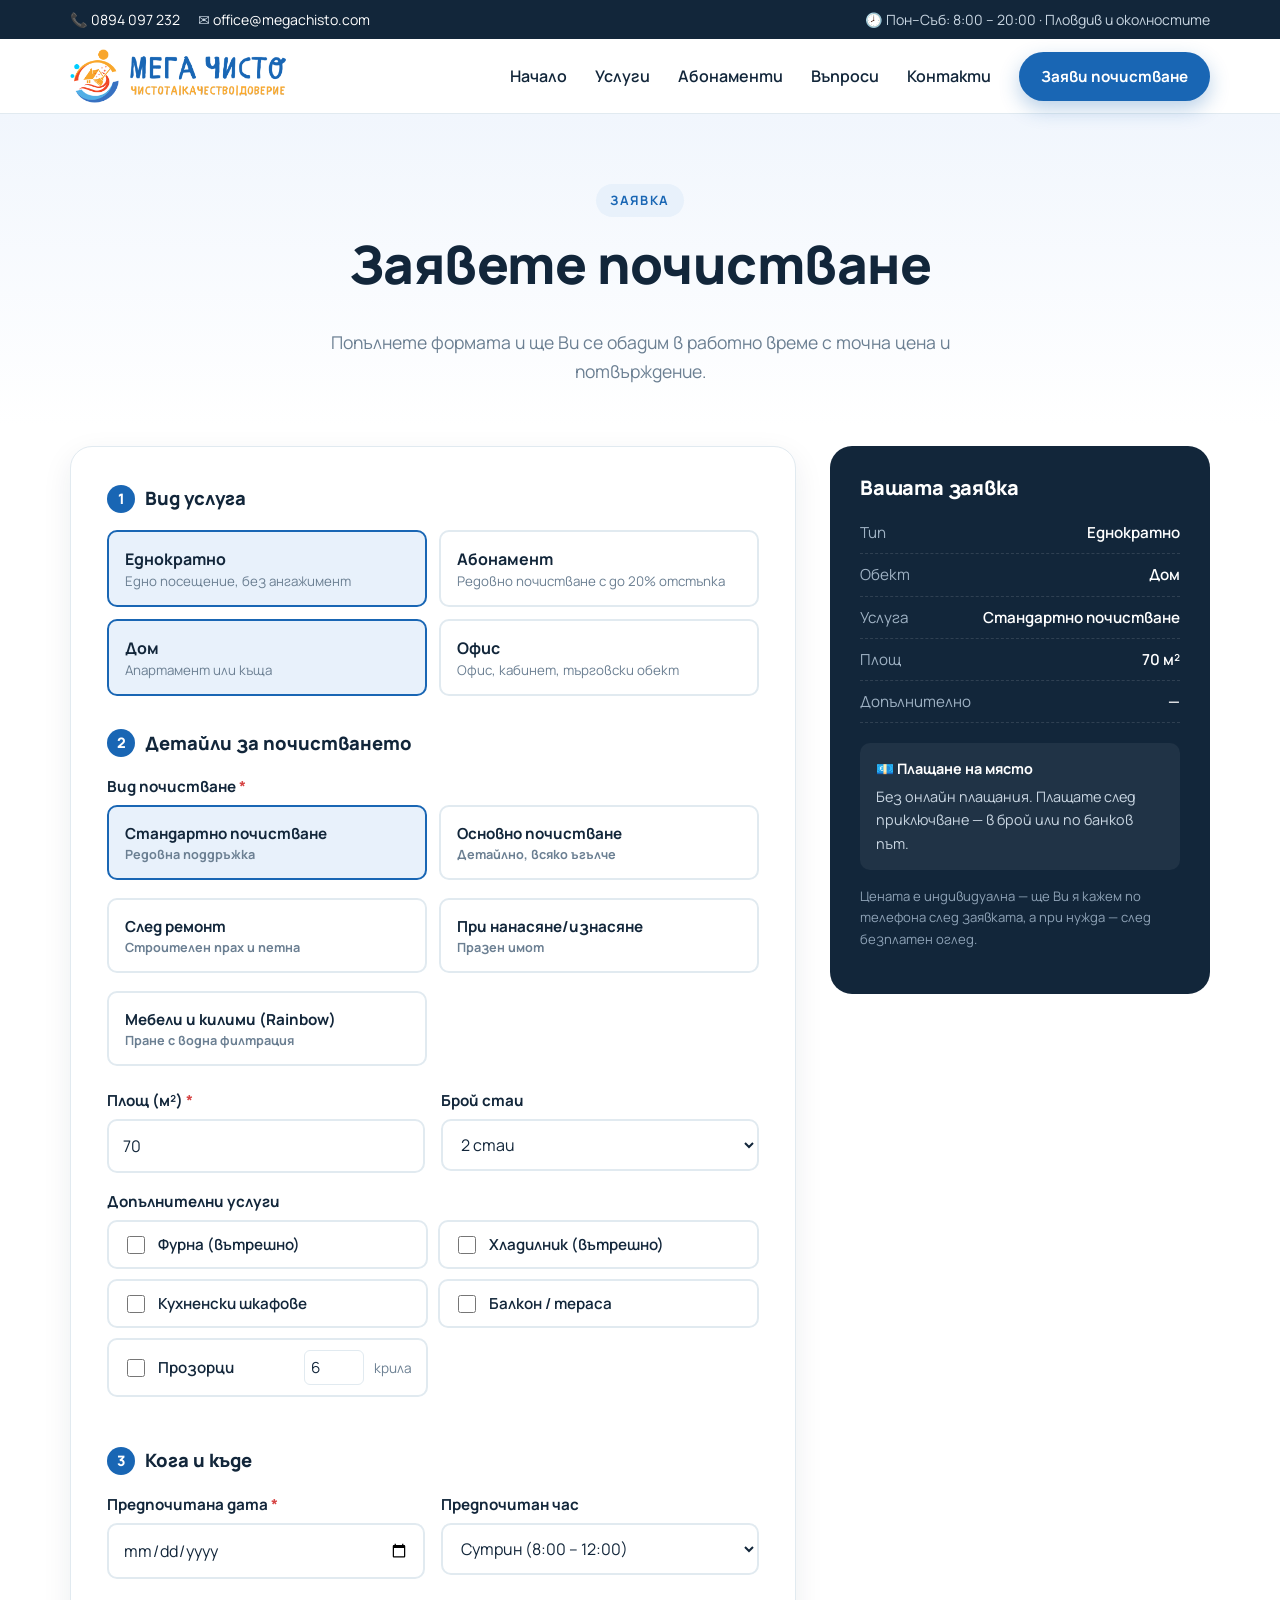
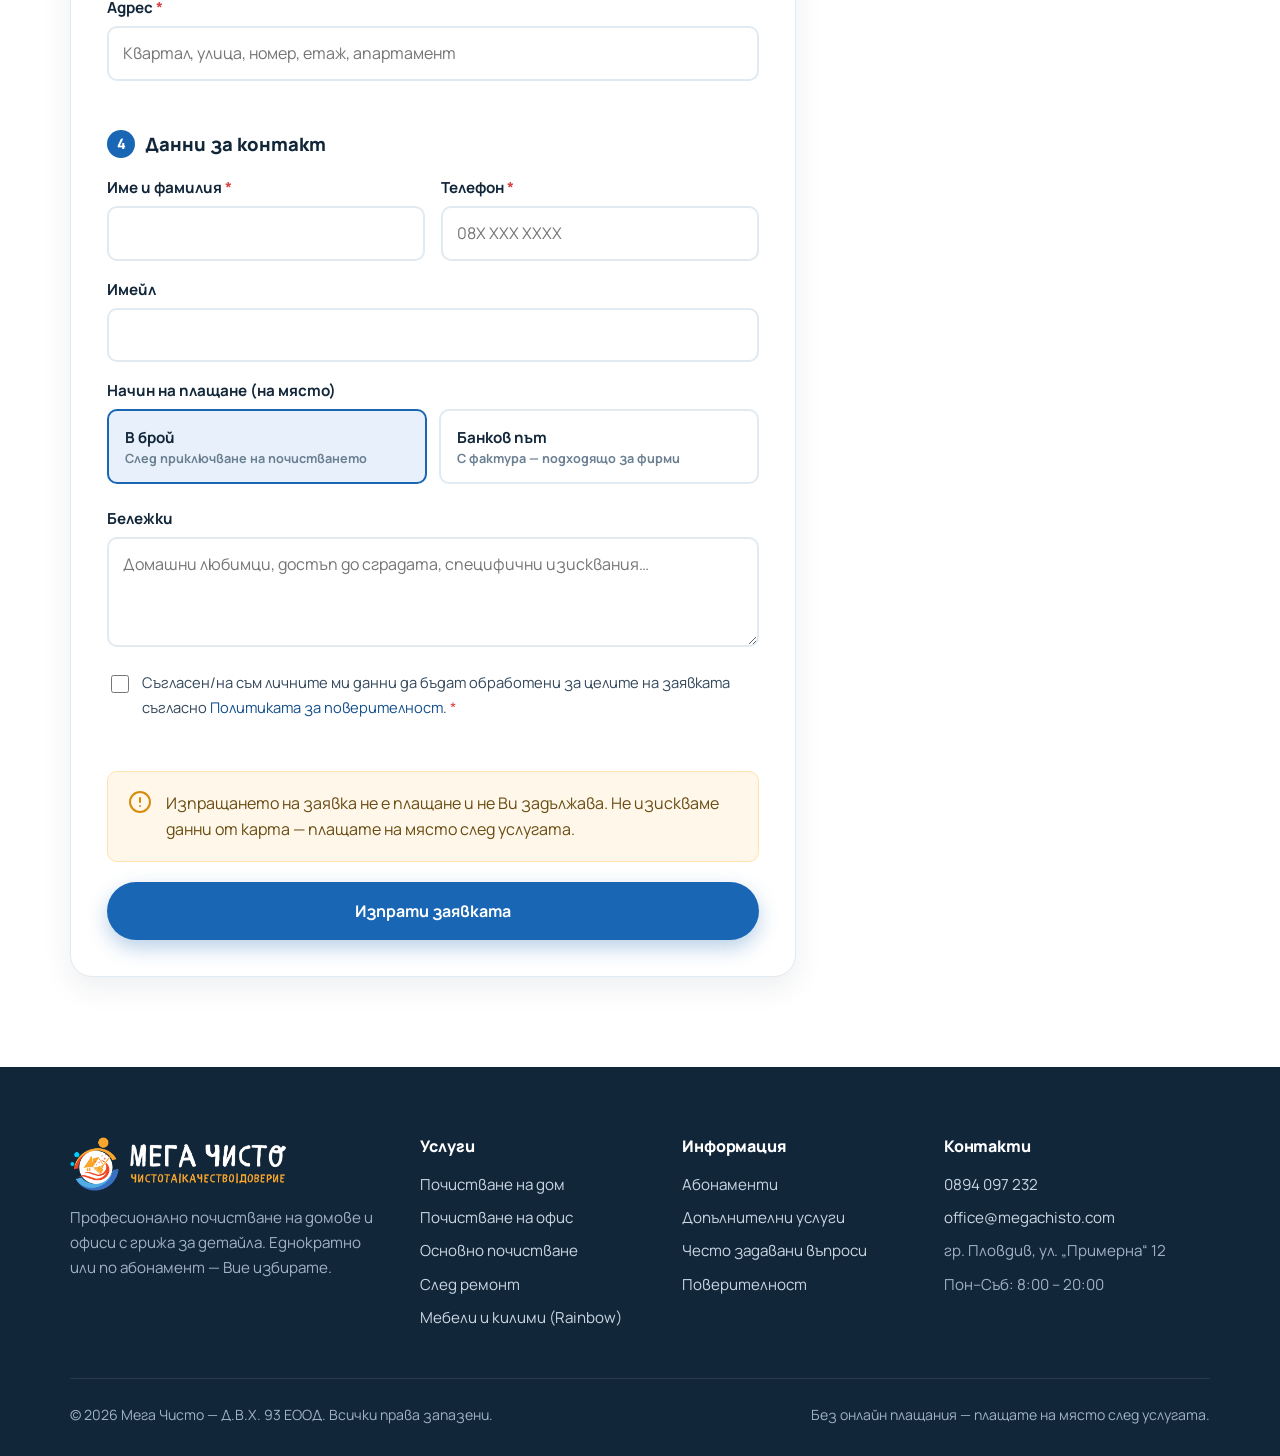
<file: zayavka.html>
<!doctype html>
<html lang="bg">
<head>
  <meta charset="utf-8">
  <meta name="viewport" content="width=device-width, initial-scale=1">
  <title>Заявка за почистване в Пловдив — Мега Чисто</title>
  <meta name="description" content="Заявете еднократно или абонаментно почистване на дом или офис в Пловдив. Индивидуална оферта по телефона, плащане на място.">
  <link rel="icon" href="img/favicon-64.png" type="image/png">
  <link rel="apple-touch-icon" href="img/apple-touch-icon.png">
  <link rel="preconnect" href="https://fonts.googleapis.com">
  <link rel="preconnect" href="https://fonts.gstatic.com" crossorigin>
  <link href="https://fonts.googleapis.com/css2?family=Manrope:wght@400;600;700;800&display=swap" rel="stylesheet">
  <link rel="stylesheet" href="css/style.css">
</head>
<body>
  <div id="site-header"></div>

  <main>
    <section class="page-hero" style="padding-bottom:40px">
      <div class="container">
        <span class="eyebrow">Заявка</span>
        <h1>Заявете почистване</h1>
        <p>Попълнете формата и ще Ви се обадим в работно време с точна цена и потвърждение.</p>
      </div>
    </section>

    <section class="section" style="padding-top:20px">
      <div class="container booking-layout">
        <div class="form-card">
          <form id="booking-form" novalidate>
            <!-- 1. Тип -->
            <fieldset class="form-section">
              <legend><span class="n">1</span>Вид услуга</legend>
              <div class="toggle-group" style="margin-bottom:12px">
                <label><input type="radio" name="mode" value="once" checked><span class="tg"><strong>Еднократно</strong><small>Едно посещение, без ангажимент</small></span></label>
                <label><input type="radio" name="mode" value="subscription"><span class="tg"><strong>Абонамент</strong><small>Редовно почистване с до 20% отстъпка</small></span></label>
              </div>
              <div class="toggle-group">
                <label><input type="radio" name="property" value="home" checked><span class="tg"><strong>Дом</strong><small>Апартамент или къща</small></span></label>
                <label><input type="radio" name="property" value="office"><span class="tg"><strong>Офис</strong><small>Офис, кабинет, търговски обект</small></span></label>
              </div>
            </fieldset>

            <!-- 2. Детайли -->
            <fieldset class="form-section">
              <legend><span class="n">2</span>Детайли за почистването</legend>
              <div class="field">
                <label>Вид почистване <span class="req">*</span></label>
                <div class="toggle-group" id="service-options"></div>
              </div>

              <div id="plan-block" class="field hidden">
                <label>Честота <span class="req">*</span></label>
                <div class="toggle-group cols-3" id="plan-options"></div>
              </div>

              <div class="field-row" id="area-row">
                <div class="field">
                  <label for="area">Площ (м²) <span class="req">*</span></label>
                  <input type="number" id="area" name="area" min="10" max="5000" step="1" value="70" inputmode="numeric">
                  <div class="err">Въведете площ между 10 и 5000 м².</div>
                </div>
                <div class="field">
                  <label for="rooms" id="rooms-label">Брой стаи</label>
                  <select id="rooms" name="rooms">
                    <option>Студио / 1 стая</option>
                    <option selected>2 стаи</option>
                    <option>3 стаи</option>
                    <option>4 стаи</option>
                    <option>5+ стаи</option>
                  </select>
                </div>
              </div>

              <div class="field" id="extras-block">
                <label>Допълнителни услуги</label>
                <div class="extras" id="extras-options"></div>
              </div>

              <div class="field hidden" id="rainbow-block">
                <label>Какво да почистим с Rainbow <span class="req">*</span></label>
                <div class="extras" id="rainbow-options"></div>
                <div class="err">Изберете поне един предмет.</div>
                <div class="hint">Посочете брой (за диван — брой места, за килим — квадратни метри).</div>
              </div>
            </fieldset>

            <!-- 3. Кога и къде -->
            <fieldset class="form-section">
              <legend><span class="n">3</span>Кога и къде</legend>
              <div class="field-row">
                <div class="field">
                  <label for="date" id="date-label">Предпочитана дата <span class="req">*</span></label>
                  <input type="date" id="date" name="date">
                  <div class="err">Изберете дата от утре нататък.</div>
                </div>
                <div class="field">
                  <label for="time">Предпочитан час</label>
                  <select id="time" name="time">
                    <option>Сутрин (8:00 – 12:00)</option>
                    <option>Обед (12:00 – 16:00)</option>
                    <option>Следобед (16:00 – 20:00)</option>
                    <option>Без значение</option>
                  </select>
                </div>
              </div>
              <div id="weekday-block" class="field hidden">
                <label for="weekday">Предпочитан ден от седмицата</label>
                <select id="weekday" name="weekday">
                  <option>Без значение</option>
                  <option>Понеделник</option>
                  <option>Вторник</option>
                  <option>Сряда</option>
                  <option>Четвъртък</option>
                  <option>Петък</option>
                  <option>Събота</option>
                </select>
              </div>
              <div class="field">
                <label for="address">Адрес <span class="req">*</span></label>
                <input type="text" id="address" name="address" placeholder="Квартал, улица, номер, етаж, апартамент" autocomplete="street-address">
                <div class="err">Въведете адрес.</div>
              </div>
            </fieldset>

            <!-- 4. Контакти -->
            <fieldset class="form-section">
              <legend><span class="n">4</span>Данни за контакт</legend>
              <div class="field-row">
                <div class="field">
                  <label for="name">Име и фамилия <span class="req">*</span></label>
                  <input type="text" id="name" name="name" autocomplete="name">
                  <div class="err">Въведете име.</div>
                </div>
                <div class="field">
                  <label for="phone">Телефон <span class="req">*</span></label>
                  <input type="tel" id="phone" name="phone" placeholder="08X XXX XXXX" autocomplete="tel">
                  <div class="err">Въведете валиден телефон.</div>
                </div>
              </div>
              <div class="field">
                <label for="email">Имейл</label>
                <input type="email" id="email" name="email" autocomplete="email">
                <div class="err">Въведете валиден имейл.</div>
              </div>

              <div class="field">
                <label>Начин на плащане (на място)</label>
                <div class="toggle-group">
                  <label><input type="radio" name="payment" value="В брой" checked><span class="tg"><strong>В брой</strong><small>След приключване на почистването</small></span></label>
                  <label><input type="radio" name="payment" value="Банков път (фактура)"><span class="tg"><strong>Банков път</strong><small>С фактура — подходящо за фирми</small></span></label>
                </div>
              </div>

              <div id="invoice-block" class="field-row hidden">
                <div class="field">
                  <label for="company">Фирма</label>
                  <input type="text" id="company" name="company" autocomplete="organization">
                </div>
                <div class="field">
                  <label for="eik">ЕИК / Булстат</label>
                  <input type="text" id="eik" name="eik" inputmode="numeric">
                </div>
              </div>

              <div class="field">
                <label for="notes">Бележки</label>
                <textarea id="notes" name="notes" placeholder="Домашни любимци, достъп до сградата, специфични изисквания…"></textarea>
              </div>

              <!-- защита от спам ботове -->
              <input type="text" name="_gotcha" tabindex="-1" autocomplete="off" style="position:absolute;left:-9999px" aria-hidden="true">

              <label class="consent" id="consent-wrap">
                <input type="checkbox" id="consent" name="consent">
                <span>Съгласен/на съм личните ми данни да бъдат обработени за целите на заявката съгласно <a href="poveritelnost.html" target="_blank">Политиката за поверителност</a>. <span style="color:var(--danger)">*</span></span>
              </label>
            </fieldset>

            <div class="note" style="margin-bottom:20px">
              <svg viewBox="0 0 24 24" fill="none" stroke="currentColor" stroke-width="2" stroke-linecap="round" stroke-linejoin="round"><circle cx="12" cy="12" r="10"/><line x1="12" y1="8" x2="12" y2="12"/><line x1="12" y1="16" x2="12.01" y2="16"/></svg>
              <p>Изпращането на заявка не е плащане и не Ви задължава. Не изискваме данни от карта — плащате на място след услугата.</p>
            </div>

            <button type="submit" class="btn btn-primary btn-block" id="submit-btn">Изпрати заявката</button>
            <p id="form-error" class="hidden" style="color:var(--danger);margin-top:12px;text-align:center"></p>
          </form>

          <div id="success" class="success-box hidden">
            <div class="big-check"><svg viewBox="0 0 24 24" fill="none" stroke="currentColor" stroke-width="3" stroke-linecap="round" stroke-linejoin="round"><polyline points="20 6 9 17 4 12"/></svg></div>
            <h2>Благодарим Ви!</h2>
            <p id="success-text">Заявката Ви е получена. Ще Ви се обадим в работно време, за да потвърдим детайлите.</p>
            <a href="index.html" class="btn btn-outline">Към началото</a>
          </div>
        </div>

        <!-- Обобщение -->
        <aside class="summary" aria-live="polite">
          <h3>Вашата заявка</h3>
          <dl id="summary-list"></dl>
          <div class="pay-box">
            <strong>💶 Плащане на място</strong>
            Без онлайн плащания. Плащате след приключване — в брой или по банков път.
          </div>
          <p class="small">Цената е индивидуална — ще Ви я кажем по телефона след заявката, а при нужда — след безплатен оглед.</p>
        </aside>
      </div>
    </section>
  </main>

  <div id="site-footer"></div>

  <script src="js/config.js"></script>
  <script src="js/main.js"></script>
  <script src="js/offer-doc.js"></script>
  <script src="js/booking.js"></script>
</body>
</html>
</file>
<file: css/style.css>
/* ==========================================================
   Мега Чисто — основни стилове
   ========================================================== */

:root {
  --primary: #1966b4;
  --primary-dark: #124f8c;
  --primary-light: #e8f1fb;
  --accent: #f8a62c;
  --navy: #12263a;
  --text: #33475b;
  --muted: #6b7f92;
  --bg: #ffffff;
  --bg-soft: #f4f9fb;
  --border: #e1eaf0;
  --danger: #d64545;
  --radius: 16px;
  --radius-sm: 10px;
  --shadow: 0 10px 30px rgba(18, 38, 58, 0.08);
  --shadow-lg: 0 20px 50px rgba(18, 38, 58, 0.14);
  --container: 1180px;
}

*,
*::before,
*::after { box-sizing: border-box; }

html { scroll-behavior: smooth; scroll-padding-top: 90px; }

body {
  margin: 0;
  font-family: "Manrope", system-ui, -apple-system, "Segoe UI", Roboto, sans-serif;
  font-size: 16px;
  line-height: 1.65;
  color: var(--text);
  background: var(--bg);
  -webkit-font-smoothing: antialiased;
}

img, svg { display: block; max-width: 100%; }

a { color: var(--primary-dark); text-decoration: none; }
a:hover { text-decoration: underline; }

h1, h2, h3, h4 {
  color: var(--navy);
  line-height: 1.2;
  margin: 0 0 0.6em;
  font-weight: 800;
  letter-spacing: -0.01em;
}
h1 { font-size: clamp(2rem, 4.5vw, 3.3rem); }
h2 { font-size: clamp(1.6rem, 3vw, 2.35rem); }
h3 { font-size: 1.25rem; }
p { margin: 0 0 1em; }

.container {
  width: 100%;
  max-width: var(--container);
  margin: 0 auto;
  padding: 0 20px;
}

.section { padding: 90px 0; }
.section-soft { background: var(--bg-soft); }
.section-head { max-width: 680px; margin: 0 auto 50px; text-align: center; }
.section-head p { color: var(--muted); font-size: 1.08rem; }

.eyebrow {
  display: inline-block;
  font-size: 0.8rem;
  font-weight: 700;
  text-transform: uppercase;
  letter-spacing: 0.12em;
  color: var(--primary);
  background: var(--primary-light);
  padding: 6px 14px;
  border-radius: 999px;
  margin-bottom: 16px;
}

/* ---------- Бутони ---------- */
.btn {
  display: inline-flex;
  align-items: center;
  justify-content: center;
  gap: 8px;
  font: inherit;
  font-weight: 700;
  padding: 14px 26px;
  border-radius: 999px;
  border: 2px solid transparent;
  cursor: pointer;
  transition: transform 0.15s, box-shadow 0.15s, background 0.15s, color 0.15s;
  text-decoration: none !important;
  white-space: nowrap;
}
.btn:hover { transform: translateY(-2px); }
.btn-primary { background: var(--primary); color: #fff; box-shadow: 0 8px 20px rgba(25, 102, 180, 0.3); }
.btn-primary:hover { background: var(--primary-dark); }
.btn-outline { border-color: var(--primary); color: var(--primary-dark); background: transparent; }
.btn-outline:hover { background: var(--primary-light); }
.btn-light { background: #fff; color: var(--navy); }
.btn-sm { padding: 10px 20px; font-size: 0.95rem; }
.btn-block { width: 100%; }
.btn[disabled] { opacity: 0.6; cursor: not-allowed; transform: none; }

/* ---------- Хедър ---------- */
.topbar {
  background: var(--navy);
  color: #c9d6e2;
  font-size: 0.88rem;
}
.topbar .container {
  display: flex;
  justify-content: space-between;
  gap: 16px;
  padding-top: 8px;
  padding-bottom: 8px;
  flex-wrap: wrap;
}
.topbar a { color: #fff; }
.topbar span + span { margin-left: 18px; }

.site-header {
  position: sticky;
  top: 0;
  z-index: 50;
  background: rgba(255, 255, 255, 0.95);
  backdrop-filter: blur(8px);
  border-bottom: 1px solid var(--border);
}
.nav {
  display: flex;
  align-items: center;
  justify-content: space-between;
  height: 74px;
}
.logo {
  display: flex;
  align-items: center;
  gap: 10px;
  font-size: 1.35rem;
  font-weight: 800;
  color: var(--navy);
  text-decoration: none !important;
}
.logo b { color: var(--primary); font-weight: 800; }
.logo svg { width: 38px; height: 38px; }

.nav-links { display: flex; align-items: center; gap: 28px; }
.nav-links a:not(.btn) {
  color: var(--navy);
  font-weight: 600;
  position: relative;
  text-decoration: none;
}
.nav-links a:not(.btn)::after {
  content: "";
  position: absolute;
  left: 0; right: 0; bottom: -6px;
  height: 2px;
  background: var(--primary);
  transform: scaleX(0);
  transition: transform 0.2s;
}
.nav-links a:not(.btn):hover::after,
.nav-links a.active::after { transform: scaleX(1); }

.nav-toggle {
  display: none;
  flex-direction: column;
  gap: 5px;
  background: none;
  border: 0;
  padding: 8px;
  cursor: pointer;
}
.nav-toggle span { width: 26px; height: 3px; border-radius: 2px; background: var(--navy); transition: 0.2s; }

/* ---------- Hero ---------- */
.hero {
  position: relative;
  padding: 80px 0 100px;
  background:
    radial-gradient(circle at 85% 20%, rgba(25, 102, 180, 0.16), transparent 45%),
    radial-gradient(circle at 10% 90%, rgba(255, 181, 71, 0.16), transparent 40%),
    linear-gradient(180deg, #f1f6fd, #fff);
  overflow: hidden;
}
.hero-grid {
  display: grid;
  grid-template-columns: 1.1fr 0.9fr;
  gap: 60px;
  align-items: center;
}
.hero h1 span { color: var(--primary); }
.hero-lead { font-size: 1.15rem; color: var(--muted); max-width: 540px; }
.hero-actions { display: flex; gap: 14px; flex-wrap: wrap; margin: 30px 0 34px; }
.hero-badges { display: flex; gap: 26px; flex-wrap: wrap; }
.hero-badges div { display: flex; align-items: center; gap: 8px; font-weight: 600; color: var(--navy); font-size: 0.95rem; }
.hero-badges svg { width: 22px; height: 22px; color: var(--primary); flex-shrink: 0; }

.hero-card {
  background: #fff;
  border-radius: 24px;
  box-shadow: var(--shadow-lg);
  padding: 34px;
  position: relative;
}
.hero-card h3 { margin-bottom: 6px; }
.hero-card > p { color: var(--muted); font-size: 0.95rem; }
.hero-art {
  position: absolute;
  top: -40px;
  right: -30px;
  width: 120px;
  height: 120px;
  border-radius: 50%;
  background: var(--accent);
  display: grid;
  place-items: center;
  color: var(--navy);
  font-weight: 800;
  text-align: center;
  line-height: 1.15;
  font-size: 0.95rem;
  box-shadow: var(--shadow);
  transform: rotate(10deg);
}
.hero-art strong { display: block; font-size: 1.7rem; }

.quick-choice { display: grid; gap: 12px; margin-top: 20px; }
.quick-choice a {
  display: flex;
  align-items: center;
  gap: 16px;
  padding: 16px 18px;
  border: 2px solid var(--border);
  border-radius: var(--radius-sm);
  color: var(--navy);
  text-decoration: none;
  transition: border-color 0.15s, background 0.15s;
}
.quick-choice a:hover { border-color: var(--primary); background: var(--primary-light); }
.quick-choice .qc-icon {
  width: 46px; height: 46px;
  flex-shrink: 0;
  border-radius: 12px;
  background: var(--primary-light);
  color: var(--primary);
  display: grid;
  place-items: center;
}
.quick-choice .qc-icon svg { width: 24px; height: 24px; }
.quick-choice strong { display: block; }
.quick-choice small { color: var(--muted); }
.quick-choice .arrow { margin-left: auto; color: var(--primary); font-weight: 800; }

/* ---------- Карти ---------- */
.grid-3 { display: grid; grid-template-columns: repeat(3, 1fr); gap: 26px; }
.grid-2 { display: grid; grid-template-columns: repeat(2, 1fr); gap: 26px; }
.grid-4 { display: grid; grid-template-columns: repeat(4, 1fr); gap: 22px; }

.card {
  background: #fff;
  border: 1px solid var(--border);
  border-radius: var(--radius);
  padding: 30px;
  transition: transform 0.2s, box-shadow 0.2s;
}
.card:hover { transform: translateY(-4px); box-shadow: var(--shadow); }
.card p { color: var(--muted); }
.card .icon {
  width: 56px; height: 56px;
  border-radius: 14px;
  background: var(--primary-light);
  color: var(--primary);
  display: grid;
  place-items: center;
  margin-bottom: 20px;
}
.card .icon svg { width: 28px; height: 28px; }
.card .price-tag { font-weight: 800; color: var(--navy); font-size: 1.1rem; }
.card .price-tag span { color: var(--muted); font-weight: 600; font-size: 0.9rem; }

.check-list { list-style: none; padding: 0; margin: 0 0 1.2em; }
.check-list li {
  position: relative;
  padding-left: 30px;
  margin-bottom: 10px;
}
.check-list li::before {
  content: "";
  position: absolute;
  left: 0; top: 4px;
  width: 20px; height: 20px;
  border-radius: 50%;
  background: var(--primary-light) url("data:image/svg+xml,%3Csvg xmlns='http://www.w3.org/2000/svg' viewBox='0 0 24 24' fill='none' stroke='%231966b4' stroke-width='3' stroke-linecap='round' stroke-linejoin='round'%3E%3Cpolyline points='20 6 9 17 4 12'/%3E%3C/svg%3E") center / 12px no-repeat;
}

/* Еднократно vs абонамент */
.mode-card {
  border-radius: 22px;
  padding: 40px;
  display: flex;
  flex-direction: column;
}
.mode-card.one-time { background: #fff; border: 2px solid var(--border); }
.mode-card.subscription {
  background: linear-gradient(150deg, var(--primary), #0e3d70);
  color: #eaf3fd;
  position: relative;
}
.mode-card.subscription h3,
.mode-card.subscription .mode-price { color: #fff; }
.mode-card.subscription .check-list li::before { background-color: rgba(255, 255, 255, 0.2); background-image: url("data:image/svg+xml,%3Csvg xmlns='http://www.w3.org/2000/svg' viewBox='0 0 24 24' fill='none' stroke='white' stroke-width='3' stroke-linecap='round' stroke-linejoin='round'%3E%3Cpolyline points='20 6 9 17 4 12'/%3E%3C/svg%3E"); }
.mode-card h3 { font-size: 1.6rem; }
.mode-card .mode-price { font-size: 1.05rem; font-weight: 700; margin-bottom: 18px; color: var(--navy); }
.mode-card .btn { margin-top: auto; align-self: flex-start; }
.ribbon {
  position: absolute;
  top: 22px; right: 22px;
  background: var(--accent);
  color: var(--navy);
  font-weight: 800;
  font-size: 0.8rem;
  padding: 6px 12px;
  border-radius: 999px;
}

/* ---------- Стъпки ---------- */
.steps { counter-reset: step; }
.step { text-align: center; padding: 10px 14px; }
.step-num {
  width: 64px; height: 64px;
  margin: 0 auto 18px;
  border-radius: 50%;
  background: #fff;
  border: 3px solid var(--primary);
  color: var(--primary);
  font-size: 1.5rem;
  font-weight: 800;
  display: grid;
  place-items: center;
}
.step p { color: var(--muted); }

/* ---------- Статистика ---------- */
.stats {
  background: var(--navy);
  color: #fff;
  border-radius: 24px;
  padding: 44px;
  display: grid;
  grid-template-columns: repeat(4, 1fr);
  gap: 20px;
  text-align: center;
}
.stats strong { display: block; font-size: 2.4rem; color: var(--accent); line-height: 1.1; }
.stats span { color: #b8c7d6; }

/* ---------- Отзиви ---------- */
.testimonial { display: flex; flex-direction: column; }
.testimonial .stars { color: var(--accent); letter-spacing: 3px; margin-bottom: 10px; font-size: 1.1rem; }
.testimonial blockquote { margin: 0 0 20px; font-style: italic; color: var(--text); }
.testimonial .who { margin-top: auto; display: flex; align-items: center; gap: 12px; }
.avatar {
  width: 44px; height: 44px;
  border-radius: 50%;
  background: var(--primary-light);
  color: var(--primary-dark);
  font-weight: 800;
  display: grid;
  place-items: center;
}
.testimonial .who small { display: block; color: var(--muted); }

/* ---------- FAQ ---------- */
.faq { max-width: 820px; margin: 0 auto; }
.faq details {
  background: #fff;
  border: 1px solid var(--border);
  border-radius: var(--radius-sm);
  margin-bottom: 12px;
  overflow: hidden;
}
.faq summary {
  cursor: pointer;
  padding: 20px 56px 20px 24px;
  font-weight: 700;
  color: var(--navy);
  list-style: none;
  position: relative;
}
.faq summary::-webkit-details-marker { display: none; }
.faq summary::after {
  content: "+";
  position: absolute;
  right: 22px; top: 50%;
  transform: translateY(-50%);
  font-size: 1.6rem;
  color: var(--primary);
  font-weight: 400;
  transition: transform 0.2s;
}
.faq details[open] summary::after { transform: translateY(-50%) rotate(45deg); }
.faq details p { padding: 0 24px 20px; margin: 0; color: var(--muted); }

/* ---------- CTA ---------- */
.cta {
  background: linear-gradient(120deg, var(--primary), #0e3d70);
  border-radius: 24px;
  padding: 56px;
  color: #eaf3fd;
  display: flex;
  justify-content: space-between;
  align-items: center;
  gap: 30px;
  flex-wrap: wrap;
}
.cta h2 { color: #fff; margin-bottom: 8px; }
.cta p { margin: 0; }
.cta-actions { display: flex; gap: 12px; flex-wrap: wrap; }
.cta .btn-outline { border-color: #fff; color: #fff; }
.cta .btn-outline:hover { background: rgba(255, 255, 255, 0.12); }

/* ---------- Page hero ---------- */
.page-hero {
  padding: 70px 0 60px;
  background: linear-gradient(180deg, #f1f6fd, #fff);
  text-align: center;
}
.page-hero p { color: var(--muted); font-size: 1.1rem; max-width: 680px; margin: 0 auto; }

/* ---------- Ценови таблици ---------- */
.table-wrap { overflow-x: auto; border-radius: var(--radius); border: 1px solid var(--border); background: #fff; }
.price-table { width: 100%; border-collapse: collapse; min-width: 560px; }
.price-table th,
.price-table td { padding: 16px 20px; text-align: left; border-bottom: 1px solid var(--border); }
.price-table th { background: var(--bg-soft); color: var(--navy); font-size: 0.9rem; text-transform: uppercase; letter-spacing: 0.04em; }
.price-table tr:last-child td { border-bottom: 0; }
.price-table td:last-child { font-weight: 800; color: var(--navy); white-space: nowrap; }
.price-table small { display: block; color: var(--muted); }

.note {
  display: flex;
  gap: 14px;
  align-items: flex-start;
  background: #fff8ea;
  border: 1px solid #ffe2ad;
  border-radius: var(--radius-sm);
  padding: 18px 20px;
  color: #6a4b12;
}
.note svg { width: 24px; height: 24px; flex-shrink: 0; color: #d88b0b; }
.note p { margin: 0; }
.note.info { background: var(--primary-light); border-color: #c4daf3; color: #124f8c; }
.note.info svg { color: var(--primary); }

/* ---------- Абонаментни планове ---------- */
.plan {
  background: #fff;
  border: 2px solid var(--border);
  border-radius: 22px;
  padding: 34px 30px;
  display: flex;
  flex-direction: column;
  position: relative;
}
.plan.featured { border-color: var(--primary); box-shadow: var(--shadow-lg); transform: translateY(-8px); }
.plan .ribbon { top: -14px; right: 50%; transform: translateX(50%); }
.plan h3 { margin-bottom: 4px; }
.plan .plan-sub { color: var(--muted); margin-bottom: 20px; }
.plan .discount {
  font-size: 2.8rem;
  font-weight: 800;
  color: var(--primary);
  line-height: 1;
  margin-bottom: 24px;
}
.plan .discount small { font-size: 1rem; color: var(--muted); font-weight: 600; }
.plan .btn { margin-top: auto; }

/* ---------- Форма за заявка ---------- */
.booking-layout {
  display: grid;
  grid-template-columns: 1fr 380px;
  gap: 34px;
  align-items: start;
}
.form-card {
  background: #fff;
  border: 1px solid var(--border);
  border-radius: 22px;
  padding: 36px;
  box-shadow: var(--shadow);
}
.form-section { border: 0; padding: 0; margin: 0 0 32px; }
.form-section legend {
  font-size: 1.15rem;
  font-weight: 800;
  color: var(--navy);
  margin-bottom: 16px;
  display: flex;
  align-items: center;
  gap: 10px;
  padding: 0;
}
.form-section legend .n {
  width: 28px; height: 28px;
  border-radius: 50%;
  background: var(--primary);
  color: #fff;
  font-size: 0.9rem;
  display: grid;
  place-items: center;
}

.toggle-group { display: grid; grid-template-columns: repeat(2, 1fr); gap: 12px; }
.toggle-group.cols-3 { grid-template-columns: repeat(3, 1fr); }
.toggle-group label { cursor: pointer; }
.toggle-group input { position: absolute; opacity: 0; pointer-events: none; }
.toggle-group .tg {
  display: block;
  height: 100%;
  border: 2px solid var(--border);
  border-radius: var(--radius-sm);
  padding: 14px 16px;
  transition: border-color 0.15s, background 0.15s;
}
.toggle-group .tg strong { display: block; color: var(--navy); }
.toggle-group .tg small { color: var(--muted); line-height: 1.4; display: block; }
.toggle-group input:checked + .tg { border-color: var(--primary); background: var(--primary-light); }
.toggle-group input:focus-visible + .tg { outline: 3px solid rgba(25, 102, 180, 0.35); outline-offset: 2px; }
.toggle-group input:disabled + .tg { opacity: 0.45; cursor: not-allowed; }

.field-row { display: grid; grid-template-columns: 1fr 1fr; gap: 16px; }
.field { margin-bottom: 16px; }
.field label { display: block; font-weight: 700; color: var(--navy); margin-bottom: 6px; font-size: 0.95rem; }
.field label .req { color: var(--danger); }
.field input,
.field select,
.field textarea {
  width: 100%;
  font: inherit;
  color: var(--navy);
  padding: 12px 14px;
  border: 2px solid var(--border);
  border-radius: var(--radius-sm);
  background: #fff;
  transition: border-color 0.15s;
}
.field textarea { min-height: 110px; resize: vertical; }
.field input:focus,
.field select:focus,
.field textarea:focus { outline: none; border-color: var(--primary); }
.field.invalid input,
.field.invalid select,
.field.invalid textarea { border-color: var(--danger); }
.field .err { display: none; color: var(--danger); font-size: 0.85rem; margin-top: 4px; }
.field.invalid .err { display: block; }
.field .hint { color: var(--muted); font-size: 0.85rem; margin-top: 4px; }

.extras { display: grid; grid-template-columns: 1fr 1fr; gap: 10px; }
.extra,
.field label.extra {
  display: flex;
  margin: 0;
  font-weight: 400;
  align-items: center;
  gap: 10px;
  border: 2px solid var(--border);
  border-radius: var(--radius-sm);
  padding: 10px 14px;
  cursor: pointer;
}
.extra input[type="checkbox"] { width: 18px; height: 18px; accent-color: var(--primary); }
.extra span { flex: 1; color: var(--navy); font-weight: 600; font-size: 0.95rem; }
.extra em { font-style: normal; color: var(--muted); font-size: 0.85rem; white-space: nowrap; }
.extra input[type="number"] {
  width: 60px;
  padding: 4px 6px;
  border: 1px solid var(--border);
  border-radius: 6px;
  font: inherit;
}

.consent { display: flex; gap: 10px; align-items: flex-start; font-size: 0.92rem; margin-bottom: 20px; }
.consent input { margin-top: 5px; width: 18px; height: 18px; accent-color: var(--primary); flex-shrink: 0; }
.consent.invalid { color: var(--danger); }

.hidden { display: none !important; }

/* Обобщение */
.summary {
  position: sticky;
  top: 100px;
  background: var(--navy);
  color: #c9d6e2;
  border-radius: 22px;
  padding: 30px;
}
.summary h3 { color: #fff; }
.summary dl { margin: 0 0 20px; }
.summary .row { display: flex; justify-content: space-between; gap: 12px; padding: 8px 0; border-bottom: 1px dashed rgba(255, 255, 255, 0.12); font-size: 0.95rem; }
.summary dt { color: #9fb2c4; }
.summary dd { margin: 0; color: #fff; font-weight: 600; text-align: right; }
.summary .total { margin: 20px 0 6px; }
.summary .total span { display: block; font-size: 0.9rem; color: #9fb2c4; }
.summary .total strong { font-size: 2.2rem; color: var(--accent); line-height: 1.2; }
.summary .monthly { color: #fff; font-weight: 600; }
.summary .small { font-size: 0.82rem; color: #8ea2b6; margin-top: 16px; }
.summary .pay-box {
  margin-top: 20px;
  background: rgba(255, 255, 255, 0.06);
  border-radius: var(--radius-sm);
  padding: 14px 16px;
  font-size: 0.9rem;
}
.summary .pay-box strong { color: #fff; display: block; margin-bottom: 4px; }

.success-box {
  text-align: center;
  padding: 40px 20px;
}
.success-box .big-check {
  width: 84px; height: 84px;
  border-radius: 50%;
  background: var(--primary-light);
  color: var(--primary);
  margin: 0 auto 20px;
  display: grid;
  place-items: center;
}
.success-box .big-check svg { width: 44px; height: 44px; }

/* ---------- Контакти ---------- */
.contact-grid { display: grid; grid-template-columns: repeat(4, 1fr); gap: 22px; }
.contact-item { text-align: center; }
.contact-item .icon { margin: 0 auto 16px; }
.contact-item a,
.contact-item strong { color: var(--navy); font-weight: 700; }

/* ---------- Footer ---------- */
.site-footer {
  background: var(--navy);
  color: #9fb2c4;
  padding: 70px 0 30px;
  font-size: 0.95rem;
}
.footer-grid {
  display: grid;
  grid-template-columns: 1.4fr 1fr 1fr 1.2fr;
  gap: 40px;
  margin-bottom: 40px;
}
.site-footer .logo { color: #fff; margin-bottom: 14px; }
.site-footer h4 { color: #fff; font-size: 1rem; margin-bottom: 16px; }
.site-footer ul { list-style: none; padding: 0; margin: 0; }
.site-footer li { margin-bottom: 8px; }
.site-footer a { color: #c9d6e2; }
.site-footer a:hover { color: #fff; }
.footer-bottom {
  border-top: 1px solid rgba(255, 255, 255, 0.1);
  padding-top: 24px;
  display: flex;
  justify-content: space-between;
  gap: 16px;
  flex-wrap: wrap;
  font-size: 0.88rem;
}

/* ---------- Текстова страница ---------- */
.prose { max-width: 780px; margin: 0 auto; }
.prose h2 { font-size: 1.4rem; margin-top: 1.6em; }

/* ---------- Анимации ---------- */
.reveal { opacity: 0; transform: translateY(24px); transition: opacity 0.6s, transform 0.6s; }
.reveal.visible { opacity: 1; transform: none; }
@media (prefers-reduced-motion: reduce) {
  .reveal { opacity: 1; transform: none; transition: none; }
  html { scroll-behavior: auto; }
}

/* ---------- Адаптивност ---------- */
@media (max-width: 1024px) {
  .grid-4, .contact-grid { grid-template-columns: repeat(2, 1fr); }
  .stats { grid-template-columns: repeat(2, 1fr); }
  .footer-grid { grid-template-columns: 1fr 1fr; }
  .booking-layout { grid-template-columns: 1fr; }
  .summary { position: static; }
}

@media (max-width: 900px) {
  .nav-toggle { display: flex; }
  .nav-links {
    position: absolute;
    top: 74px; left: 0; right: 0;
    flex-direction: column;
    align-items: stretch;
    gap: 0;
    background: #fff;
    border-bottom: 1px solid var(--border);
    padding: 10px 20px 20px;
    box-shadow: var(--shadow);
    display: none;
  }
  .nav-links.open { display: flex; }
  .nav-links a:not(.btn) { padding: 12px 0; border-bottom: 1px solid var(--border); }
  .nav-links a:not(.btn)::after { display: none; }
  .nav-links .btn { margin-top: 14px; }
  .nav-toggle[aria-expanded="true"] span:nth-child(1) { transform: translateY(8px) rotate(45deg); }
  .nav-toggle[aria-expanded="true"] span:nth-child(2) { opacity: 0; }
  .nav-toggle[aria-expanded="true"] span:nth-child(3) { transform: translateY(-8px) rotate(-45deg); }

  .hero-grid, .grid-3, .grid-2 { grid-template-columns: 1fr; }
  .hero { padding: 50px 0 70px; }
  .hero-art { right: 10px; top: -50px; width: 100px; height: 100px; font-size: 0.8rem; }
  .hero-art strong { font-size: 1.4rem; }
  .plan.featured { transform: none; }
  .section { padding: 64px 0; }
}

@media (max-width: 600px) {
  .grid-4, .contact-grid, .stats, .footer-grid { grid-template-columns: 1fr; }
  .field-row, .extras, .toggle-group.cols-3 { grid-template-columns: 1fr; }
  .form-card { padding: 24px 18px; }
  .mode-card, .cta { padding: 30px 22px; }
  .stats { padding: 30px; }
  .topbar .hide-sm { display: none; }
  .hero-card { padding: 26px 20px; }
}

/* ---------- Акцентен банер (Rainbow) ---------- */
.feature-banner {
  display: grid;
  grid-template-columns: auto 1fr auto;
  gap: 28px;
  align-items: center;
  background: #fff;
  border: 2px solid var(--primary);
  border-radius: 22px;
  padding: 28px 34px;
  margin-top: 26px;
  box-shadow: var(--shadow);
}
.feature-banner .icon {
  width: 64px; height: 64px;
  border-radius: 16px;
  background: var(--primary-light);
  color: var(--primary);
  display: grid;
  place-items: center;
}
.feature-banner .icon svg { width: 32px; height: 32px; }
.feature-banner h3 { margin-bottom: 4px; }
.feature-banner p { margin: 0; color: var(--muted); }

@media (max-width: 760px) {
  .feature-banner { grid-template-columns: 1fr; padding: 26px 22px; gap: 16px; }
  .feature-banner .btn { justify-self: start; }
}

/* ---------- Лого ---------- */
.logo .logo-mark { height: 54px; width: auto; }
.logo .logo-word { height: 42px; width: auto; }
@media (max-width: 380px) { .logo .logo-word { height: 34px; } }
</file>
